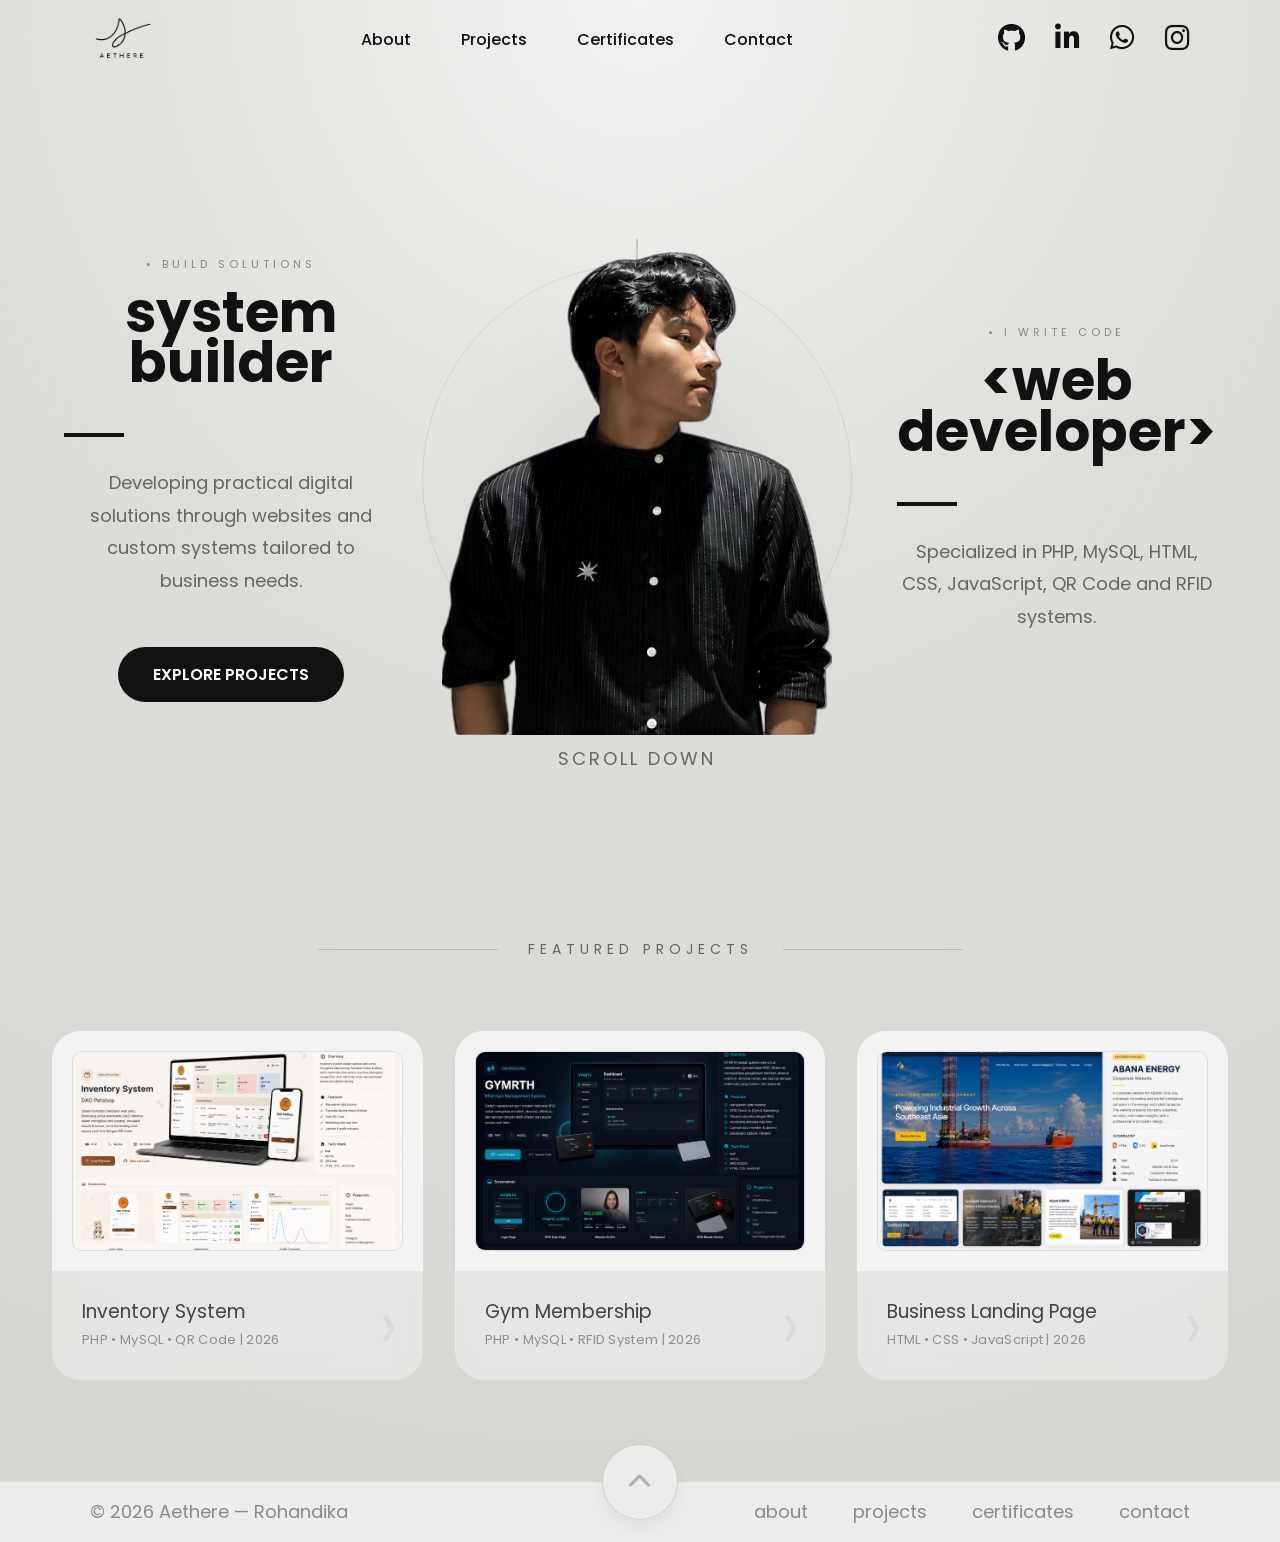
<file: index.html>
<!DOCTYPE html>
<html lang="en">

<head>
    <meta charset="UTF-8">
    <meta name="viewport" content="width=device-width, initial-scale=1.0">
    <title>Aethere | Rohandika</title>

    <link rel="stylesheet" href="assets/css/style.css">

    <link href="https://fonts.googleapis.com/css2?family=Poppins:wght@300;400;500;600;700;800&display=swap"
        rel="stylesheet">

        <link rel="stylesheet"
href="https://cdnjs.cloudflare.com/ajax/libs/font-awesome/6.7.2/css/all.min.css">
</head>

<body>

  <nav class="navbar">

    <a href="aethere.html" class="logo">
        <img src="assets/images/logo.png" alt="Aethere Logo">
    </a>

    <!-- HAMBURGER -->
    <div class="hamburger">

        <span></span>
        <span></span>
        <span></span>

    </div>

    <!-- MENU -->
 <ul class="nav-links">

    <li><a href="about.html">About</a></li>

    <li><a href="projects.html">Projects</a></li>

    <li><a href="certificates.html">Certificates</a></li>

    <li><a href="contact.html">Contact</a></li>

    <li class="mobile-social">

        <a href="https://github.com/aethereeth-code" target="_blank">
            <i class="fa-brands fa-github"></i>
        </a>

        <a href="https://www.linkedin.com/in/rohandika-121b37414" target="_blank">
            <i class="fa-brands fa-linkedin-in"></i>
        </a>

        <a href="https://wa.me/628985493923" target="_blank">
            <i class="fa-brands fa-whatsapp"></i>
        </a>

        <a href="https://www.instagram.com/aethereeth" target="_blank">
            <i class="fa-brands fa-instagram"></i>
        </a>

    </li>

</ul>

    <!-- SOCIAL -->
    <div class="social-links">

        <a href="https://github.com/aethereeth-code"
           target="_blank">

            <i class="fa-brands fa-github"></i>

        </a>

        <a href="https://www.linkedin.com/in/rohandika-121b37414"
           target="_blank">

            <i class="fa-brands fa-linkedin-in"></i>

        </a>

        <a href="https://wa.me/628985493923"
           target="_blank">

            <i class="fa-brands fa-whatsapp"></i>

        </a>

        <a href="https://www.instagram.com/aethereeth"
           target="_blank">

            <i class="fa-brands fa-instagram"></i>

        </a>

    </div>

</nav>

    <section class="hero reveal">

        <div class="hero-left">

            <span class="label">

                • BUILD SOLUTIONS

            </span>

<a href="system-builder.html" class="role-link">
    <h1>
        system <br>
        <span>builder</span>

    </h1>
</a>

            <div class="line"></div>

            <p>

                Developing practical digital solutions through websites and
                custom systems tailored to business needs.

            </p>

          <a href="projects.html" class="explore-btn">
    EXPLORE PROJECTS
</a>

        </div>


        <div class="hero-center">

            <div class="circle"></div>

            <div class="vertical-line"></div>

            <img src="assets/images/profile.png" alt="Rohandika">

            <p class="scroll">

                SCROLL DOWN

            </p>

        </div>


        <div class="hero-right">

            <span class="label">

                • I WRITE CODE

            </span>

<a href="web-developer.html" class="role-link">
    <h1>
        &lt;web <br>
        developer&gt;
    </h1>
</a>
            <div class="line"></div>

            <p>

                Specialized in PHP, MySQL, HTML, CSS, JavaScript,
                QR Code and RFID systems.

            </p>

        </div>

    </section>

<section class="projects-section">

    <div class="section-header">

        <div class="section-line"></div>

        <span>FEATURED PROJECTS</span>

        <div class="section-line"></div>

    </div>

    <div class="projects-grid">

        <!-- PROJECT 1 -->
        <a href="projects/inventory-system.html" class="project-card">

            <div class="project-image">
                <img src="assets/images/inventory-system.jpg" alt="Inventory System">
            </div>

            <div class="project-content">

                <h3>Inventory System</h3>

                <p class="tech">
                    PHP • MySQL • QR Code | 2026
                </p>

                <span class="project-arrow">›</span>

            </div>

        </a>

        <!-- PROJECT 2 -->
        <a href="projects/gym-membership.html" class="project-card">

            <div class="project-image">
                <img src="assets/images/gym-system.jpg" alt="Gym Membership">
            </div>

            <div class="project-content">

                <h3>Gym Membership</h3>

                <p class="tech">
                    PHP • MySQL • RFID System | 2026
                </p>

                <span class="project-arrow">›</span>

            </div>

        </a>

        <!-- PROJECT 3 -->
        <a href="projects/business-landing-page.html" class="project-card">

            <div class="project-image">
                <img src="assets/images/landingpage.jpg" alt="Business Landing Page">
            </div>

            <div class="project-content">

                <h3>Business Landing Page</h3>

                <p class="tech">
                    HTML • CSS • JavaScript | 2026
                </p>

                <span class="project-arrow">›</span>

            </div>

        </a>

    </div>

</section>

<div class="role-modal" id="roleModal">

    <div class="role-content">

        <span class="close-modal">&times;</span>

        <h2 id="roleTitle"></h2>

        <p id="roleDescription"></p>

    </div>

</div>  

<footer class="footer">
<a href="#" class="back-top" id="backTop">
    <i class="fa-solid fa-chevron-up"></i>
</a>

    <div class="footer-content">

        <p>© 2026 Aethere — Rohandika</p>

        <div class="footer-links">

            <a href="about.html">about</a>

            <a href="projects.html">projects</a>

            <a href="certificates.html">certificates</a>

            <a href="contact.html">contact</a>

        </div>

    </div>

</footer>

<script src="assets/js/main.js"></script>
</body>

</html>
</file>
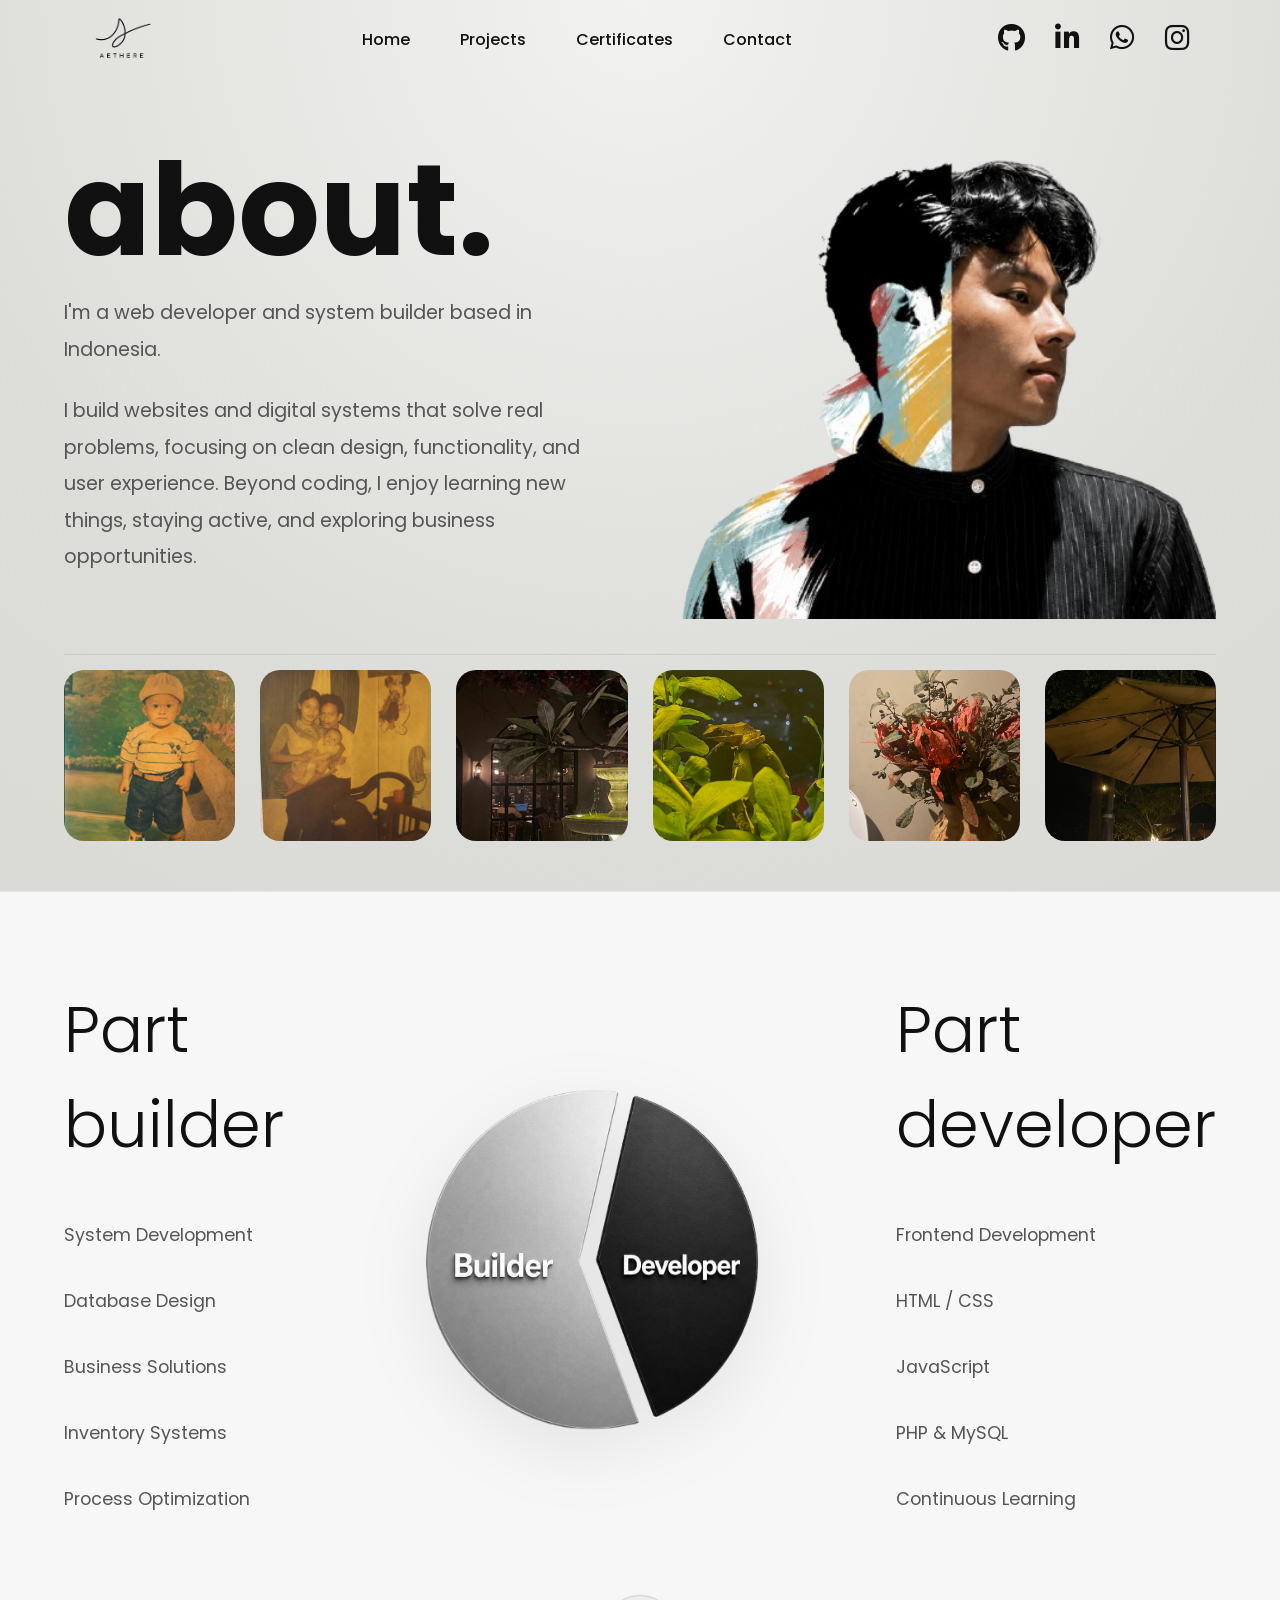
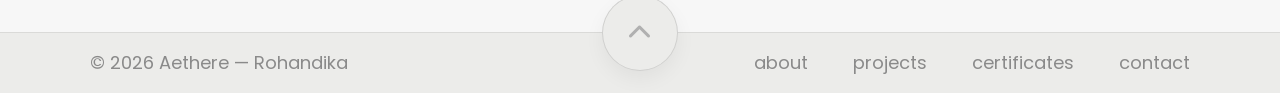
<file: about.html>
<!DOCTYPE html>
<html lang="en">

<head>
    <meta charset="UTF-8">
    <meta name="viewport" content="width=device-width, initial-scale=1.0">
    <title>Aethere | Rohandika</title>

    <link rel="stylesheet" href="assets/css/about.css">

    <link href="https://fonts.googleapis.com/css2?family=Poppins:wght@300;400;500;600;700;800&display=swap"
        rel="stylesheet">

        <link rel="stylesheet"
href="https://cdnjs.cloudflare.com/ajax/libs/font-awesome/6.7.2/css/all.min.css">
</head>

<body>

  <nav class="navbar">

    <a href="aethere.html" class="logo">
        <img src="assets/images/logo.png" alt="Aethere Logo">
    </a>

    <!-- HAMBURGER -->
    <div class="hamburger">

        <span></span>
        <span></span>
        <span></span>

    </div>

    <!-- MENU -->
 <ul class="nav-links">

    <li><a href="index.html">Home</a></li>

    <li><a href="projects.html">Projects</a></li>

    <li><a href="certificates.html">Certificates</a></li>

    <li><a href="contact.html">Contact</a></li>

    <li class="mobile-social">

        <a href="https://github.com/aethereeth-code" target="_blank">
            <i class="fa-brands fa-github"></i>
        </a>

        <a href="https://www.linkedin.com/in/rohandika-121b37414" target="_blank">
            <i class="fa-brands fa-linkedin-in"></i>
        </a>

        <a href="https://wa.me/628985493923" target="_blank">
            <i class="fa-brands fa-whatsapp"></i>
        </a>

        <a href="https://www.instagram.com/aethereeth" target="_blank">
            <i class="fa-brands fa-instagram"></i>
        </a>

    </li>

</ul>

    <!-- SOCIAL -->
    <div class="social-links">

        <a href="https://github.com/aethereeth-code"
           target="_blank">

            <i class="fa-brands fa-github"></i>

        </a>

        <a href="https://www.linkedin.com/in/rohandika-121b37414"
           target="_blank">

            <i class="fa-brands fa-linkedin-in"></i>

        </a>

        <a href="https://wa.me/628985493923"
           target="_blank">

            <i class="fa-brands fa-whatsapp"></i>

        </a>

        <a href="https://www.instagram.com/aethereeth"
           target="_blank">

            <i class="fa-brands fa-instagram"></i>

        </a>

    </div>

</nav>

<section class="about-section">

    <div class="about-grid">

        <div class="about-text">

            <h1>about.</h1>

         <p class="intro">
    I'm a web developer and system builder based in Indonesia.
</p>

<p>
    I build websites and digital systems that solve real problems,
    focusing on clean design, functionality, and user experience.
    Beyond coding, I enjoy learning new things, staying active,
    and exploring business opportunities.
</p>

        </div>

        <div class="about-image">

            <img src="assets/images/profile2.png" alt="Rohandika">

        </div>

    </div>

    <div class="memory-gallery">

        <img src="assets/images/childhood.jpg" alt="">
        <img src="assets/images/school.jpg" alt="">
        <img src="assets/images/current.jpg" alt="">
        <img src="assets/images/work.jpg" alt="">
        <img src="assets/images/gym.jpg" alt="">
        <img src="assets/images/family.jpg" alt="">

    </div>

</section>

<!--Grafik-->
<section class="expertise-section">

    <div class="expertise-grid">

        <div class="expertise-left">

            <h2>Part builder</h2>

            <ul>
                <li>System Development</li>
                <li>Database Design</li>
                <li>Business Solutions</li>
                <li>Inventory Systems</li>
                <li>Process Optimization</li>
            </ul>

        </div>

        <div class="expertise-center">

            <img src="assets/images/builder-developer.png"
                 alt="Builder vs Developer">

        </div>

        <div class="expertise-right">

            <h2>Part developer</h2>

            <ul>
                <li>Frontend Development</li>
                <li>HTML / CSS</li>
                <li>JavaScript</li>
                <li>PHP & MySQL</li>
                <li>Continuous Learning</li>
            </ul>

        </div>

    </div>

</section>

<footer class="footer">
<a href="#" class="back-top" id="backTop">
    <i class="fa-solid fa-chevron-up"></i>
</a>

    <div class="footer-content">

        <p>© 2026 Aethere — Rohandika</p>

        <div class="footer-links">

            <a href="about.html">about</a>

            <a href="projects.html">projects</a>

            <a href="certificates.html">certificates</a>

            <a href="contact.html">contact</a>

        </div>

    </div>

</footer>

<script src="assets/js/main.js"></script>
</body>

</html>
</file>
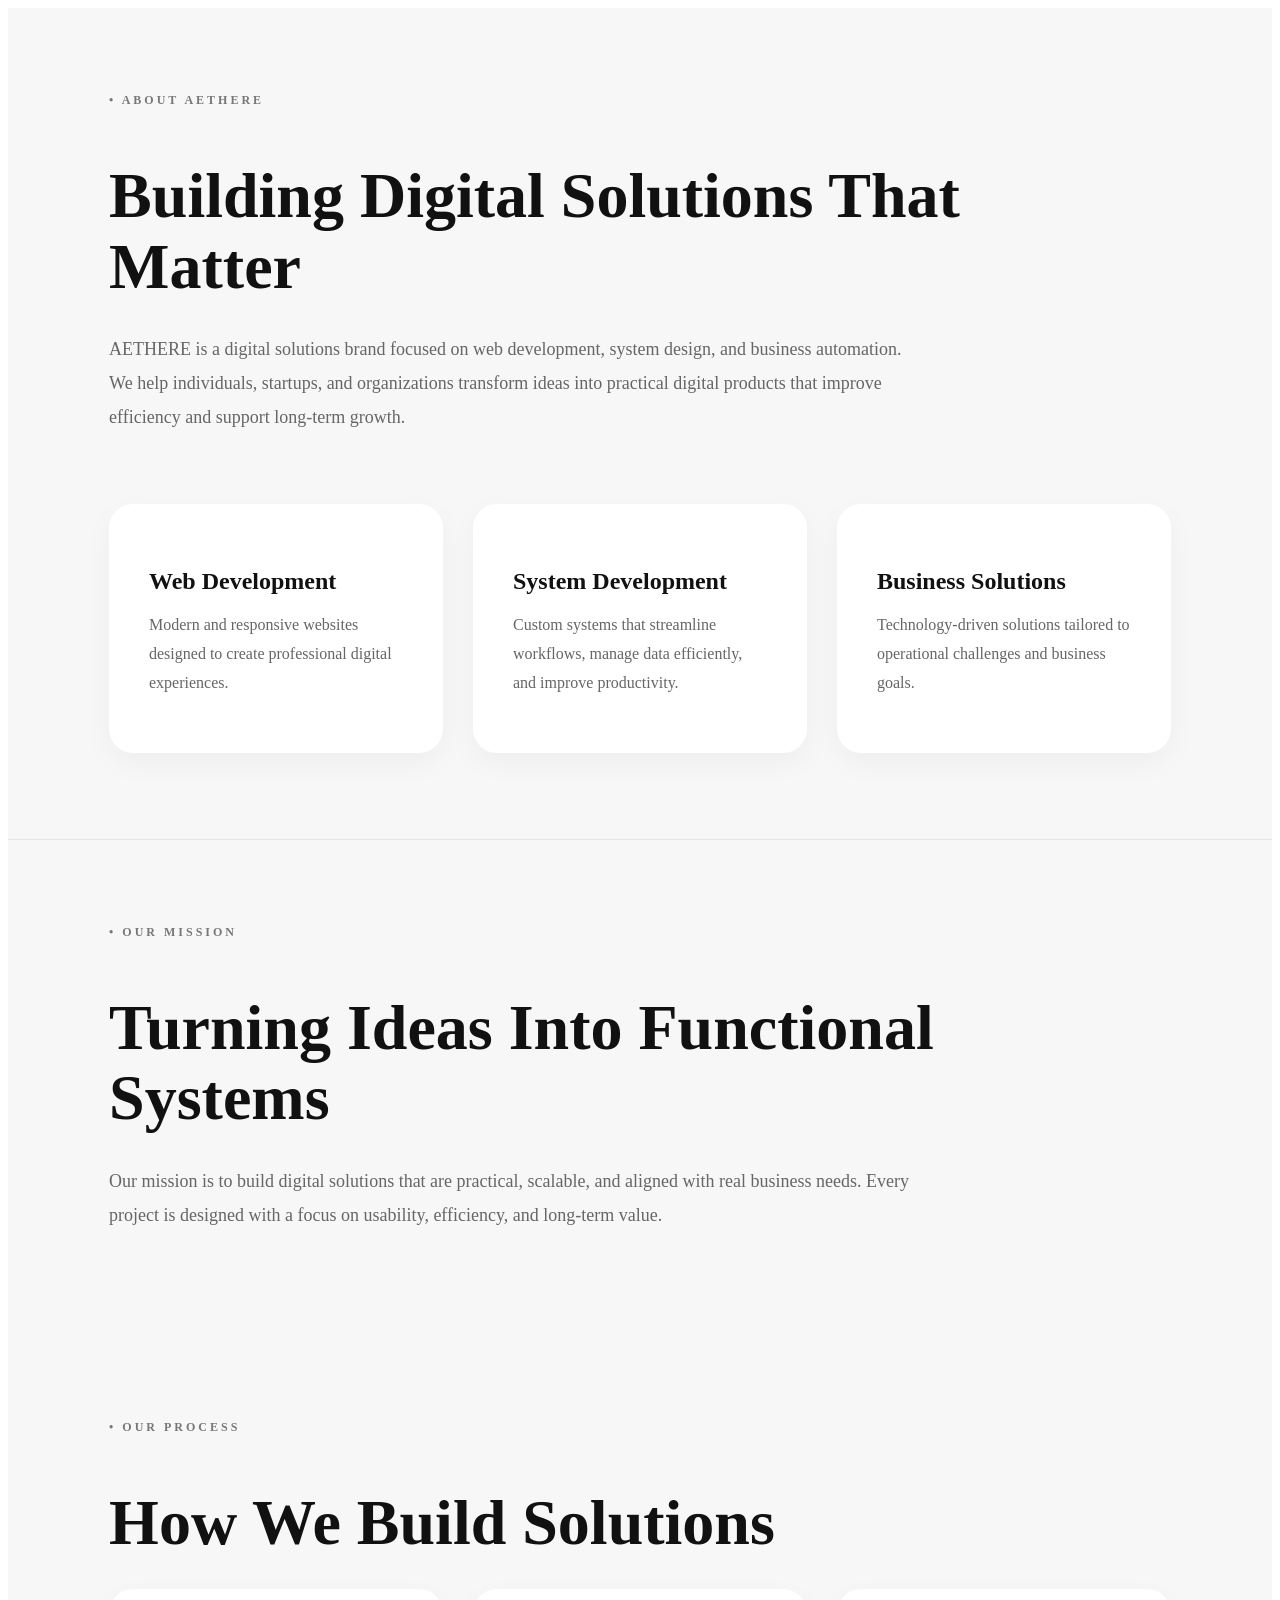
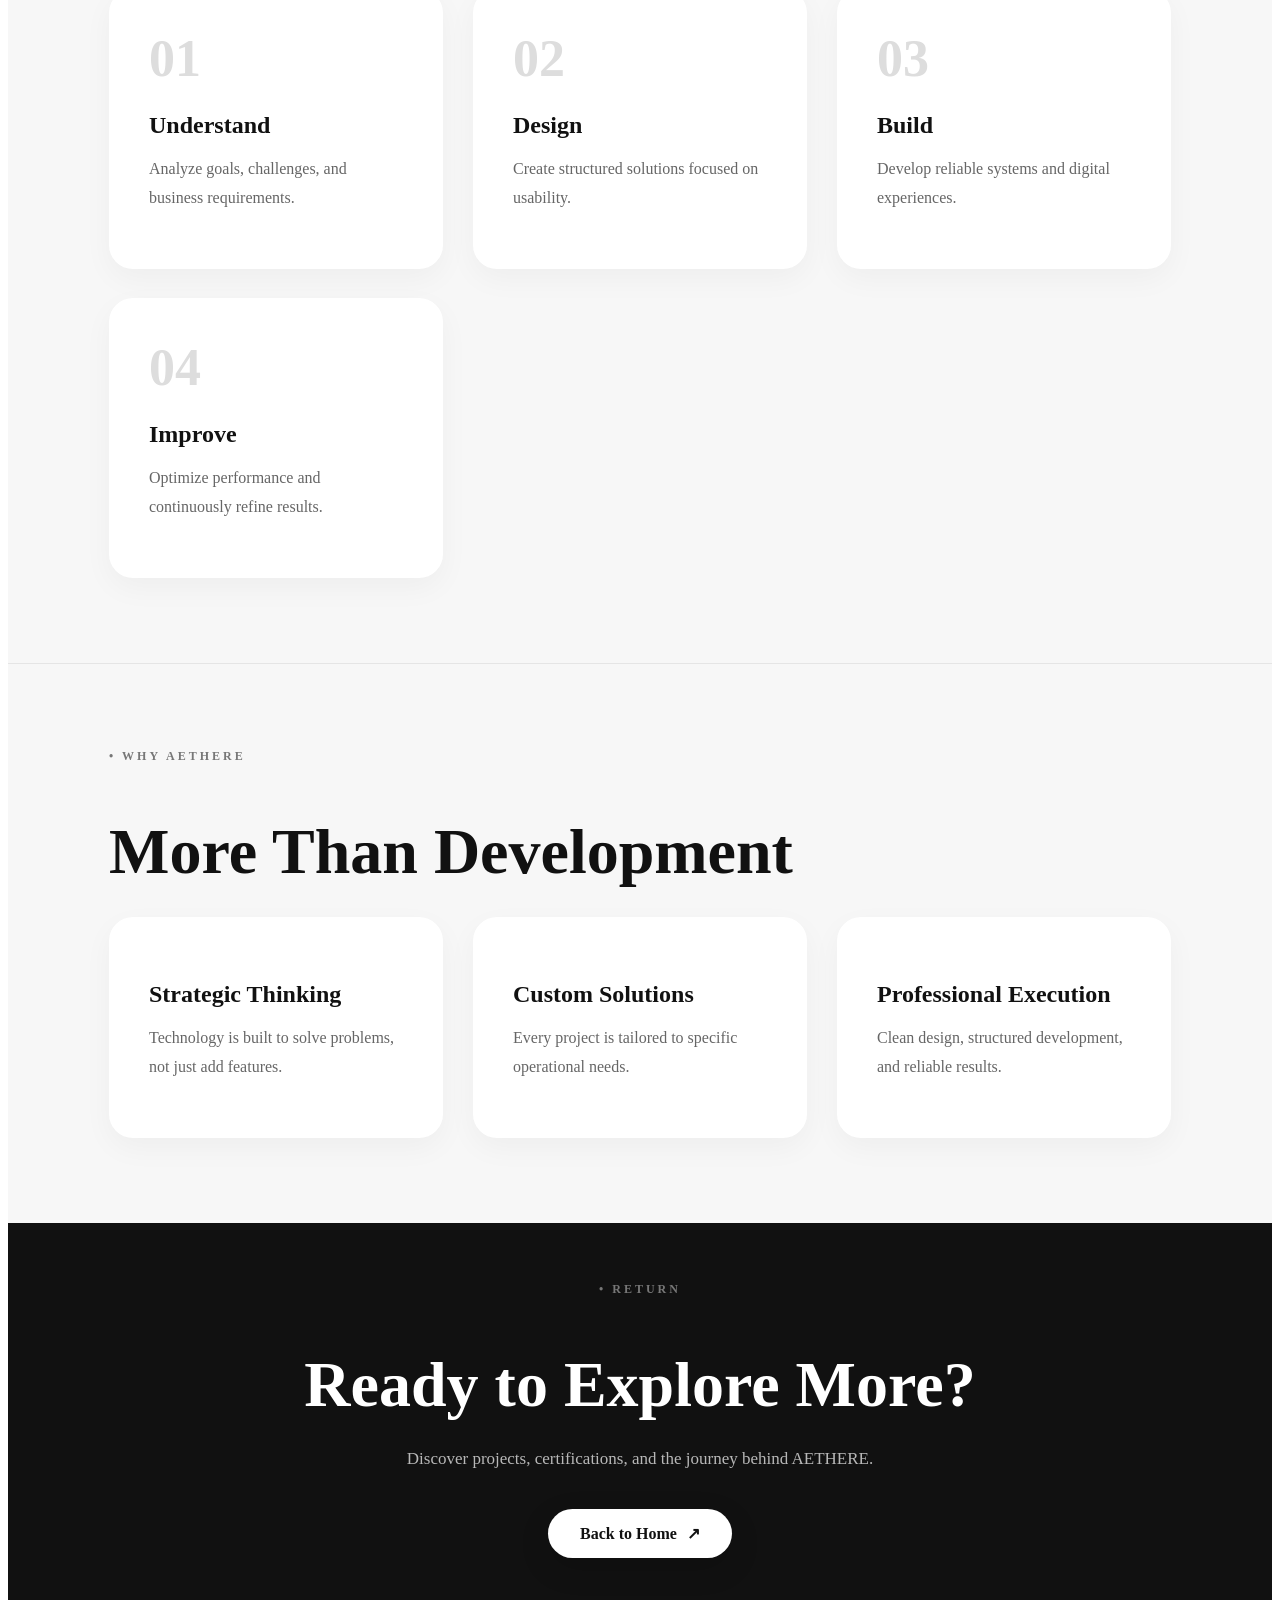
<file: aethere.html>
<!DOCTYPE html>
<html lang="en">

<head>
    <meta charset="UTF-8">
    <meta name="viewport" content="width=device-width, initial-scale=1.0">
    <title>aethere | AETHERE</title>

    <style>
/* =========================
   AETHERE BRAND SECTION
========================= */

.about-aethere,
.mission,
.process,
.why-aethere{
    padding:85px 8%;
    background:#f7f7f7;

    position:relative;
    overflow:hidden;
}

.container{
    max-width:1400px;
    margin:auto;
}

.section-tag{
    display:block;
    font-size:12px;
    font-weight:600;
    letter-spacing:3px;
    color:#777;
    margin-bottom:20px;
    text-transform:uppercase;
}

.about-aethere h2,
.mission h2,
.process h2,
.why-aethere h2{
    font-size:clamp(42px,5vw,72px);
    line-height:1.1;
    font-weight:700;
    margin-bottom:30px;
    color:#111;
    max-width:900px;
}

.intro{
    max-width:800px;
    font-size:18px;
    line-height:1.9;
    color:#666;
    margin-bottom:70px;
}

.mission p{
    max-width:850px;
    font-size:18px;
    line-height:1.9;
    color:#666;
}

.aethere-grid,
.process-grid{
    display:grid;
    grid-template-columns:repeat(auto-fit,minmax(280px,1fr));
    gap:30px;
}

.aethere-card,
.process-step{
    background:#fff;
    padding:40px;
    border-radius:24px;

    box-shadow:
        0 10px 30px rgba(0,0,0,.04);

    transition:
        transform .5s cubic-bezier(.22,1,.36,1),
        box-shadow .5s ease;

    will-change:transform;
}

.aethere-card:hover,
.process-step:hover{
    transform:
        translateY(-10px)
        scale(1.02);

    box-shadow:
        0 25px 60px rgba(0,0,0,.10);
}

.aethere-card h3,
.process-step h3{
    font-size:24px;
    margin-bottom:15px;
    color:#111;
}

.aethere-card p,
.process-step p{
    color:#666;
    line-height:1.8;
}

.process-step span{
    display:block;
    font-size:52px;
    font-weight:700;
    color:#ddd;
    margin-bottom:20px;
}

/* =========================
   PREMIUM DIVIDER
========================= */

.mission,
.why-aethere{
    border-top:1px solid #e5e5e5;
}
/* =========================
   BACK TO HOME
========================= */

.back-home{
    padding:60px 8% 70px;

    background:#111;

    color:#fff;

    text-align:center;

    margin-top:-1px;
}

.back-home h2{
    font-size:clamp(42px,5vw,72px);

    line-height:1.1;

    margin-bottom:25px;
}

.back-home p{
    max-width:550px;

    margin:0 auto 35px;

    color:rgba(255,255,255,.7);

    line-height:1.7;

    font-size:17px;
}

.home-btn{
    display:inline-flex;

    align-items:center;

    gap:10px;

    padding:15px 32px;

    border-radius:999px;

    background:#fff;

    color:#111;

    text-decoration:none;

    font-weight:600;

    transition:
        transform .4s ease,
        box-shadow .4s ease;

    box-shadow:
        0 10px 30px rgba(0,0,0,.15);
}

.home-btn:hover{
    transform:
        translateY(-6px);

    box-shadow:
        0 20px 50px rgba(0,0,0,.2);
}

.home-btn span{
    transition:transform .4s ease;
}

.home-btn:hover span{
    transform:
        translateX(4px)
        translateY(-4px);
}
/* =========================
   RESPONSIVE
========================= */

@media (max-width:768px){

    /* SECTION SPACING */
    .about-aethere,
    .mission,
    .process,
    .why-aethere{
        padding:60px 7%;
    }

    /* TITLE */
    .about-aethere h2,
    .mission h2,
    .process h2,
    .why-aethere h2{
        font-size:34px;
        line-height:1.2;
        margin-bottom:20px;
    }

    /* TAG */
    .section-tag{
        font-size:11px;
        letter-spacing:2px;
        margin-bottom:15px;
    }

    /* INTRO & PARAGRAPH */
    .intro,
    .mission p{
        font-size:15px;
        line-height:1.8;
        margin-bottom:40px;
    }

    /* CARD GRID */
    .aethere-grid,
    .process-grid{
        grid-template-columns:1fr;
        gap:20px;
    }

    /* CARD */
    .aethere-card,
    .process-step{
        padding:30px 25px;
        border-radius:20px;
    }

    .aethere-card h3,
    .process-step h3{
        font-size:20px;
        margin-bottom:12px;
    }

    .aethere-card p,
    .process-step p{
        font-size:14px;
        line-height:1.8;
    }

    /* PROCESS NUMBER */
    .process-step span{
        font-size:42px;
        margin-bottom:15px;
    }

    /* BACK HOME */
    .back-home{
        padding:55px 7%;
            display:flex;
    flex-direction:column;
    align-items:center;
    }

    .back-home h2{
        font-size:32px;
        line-height:1.2;
        margin-bottom:15px;
    }

    .back-home p{
        font-size:14px;
        line-height:1.8;
        margin-bottom:25px;
    }

  .home-btn{
    width:auto;

    display:inline-flex;

    justify-content:center;
    align-items:center;

    padding:14px 28px;

    font-size:15px;

    margin:0 auto;
}

}

.reveal-title,
.aethere-card,
.process-step{

    opacity:0;

    transform:
        translateY(40px);

    transition:
        opacity .9s ease,
        transform .9s cubic-bezier(.22,1,.36,1);
}

.reveal-title.show,
.aethere-card.show,
.process-step.show{

    opacity:1;

    transform:
        translateY(0);
}
</style>

</head>

<body>
<section class="about-aethere">

    <div class="container">

        <span class="section-tag">
            • ABOUT AETHERE
        </span>
<h2 class="reveal-title">
            Building Digital Solutions
            That Matter
        </h2>

        <p class="intro">
            AETHERE is a digital solutions brand focused on web
            development, system design, and business automation.
            We help individuals, startups, and organizations
            transform ideas into practical digital products that
            improve efficiency and support long-term growth.
        </p>

        <div class="aethere-grid">

            <div class="aethere-card">
                <h3>Web Development</h3>
                <p>
                    Modern and responsive websites designed to
                    create professional digital experiences.
                </p>
            </div>

            <div class="aethere-card">
                <h3>System Development</h3>
                <p>
                    Custom systems that streamline workflows,
                    manage data efficiently, and improve
                    productivity.
                </p>
            </div>

            <div class="aethere-card">
                <h3>Business Solutions</h3>
                <p>
                    Technology-driven solutions tailored to
                    operational challenges and business goals.
                </p>
            </div>

        </div>

    </div>

</section>


<section class="mission">

    <div class="container">

        <span class="section-tag">
            • OUR MISSION
        </span>

      <h2 class="reveal-title">
            Turning Ideas Into
            Functional Systems
        </h2>

        <p>
            Our mission is to build digital solutions that are
            practical, scalable, and aligned with real business
            needs. Every project is designed with a focus on
            usability, efficiency, and long-term value.
        </p>

    </div>

</section>


<section class="process">

    <div class="container">

        <span class="section-tag">
            • OUR PROCESS
        </span>

    <h2 class="reveal-title">
            How We Build Solutions
        </h2>

        <div class="process-grid">

            <div class="process-step">
                <span>01</span>
                <h3>Understand</h3>
                <p>
                    Analyze goals, challenges,
                    and business requirements.
                </p>
            </div>

            <div class="process-step">
                <span>02</span>
                <h3>Design</h3>
                <p>
                    Create structured solutions
                    focused on usability.
                </p>
            </div>

            <div class="process-step">
                <span>03</span>
                <h3>Build</h3>
                <p>
                    Develop reliable systems and
                    digital experiences.
                </p>
            </div>

            <div class="process-step">
                <span>04</span>
                <h3>Improve</h3>
                <p>
                    Optimize performance and
                    continuously refine results.
                </p>
            </div>

        </div>

    </div>

</section>


<section class="why-aethere">

    <div class="container">

        <span class="section-tag">
            • WHY AETHERE
        </span>

        <h2 class="reveal-title">
            More Than Development
        </h2>

        <div class="aethere-grid">

            <div class="aethere-card">
                <h3>Strategic Thinking</h3>
                <p>
                    Technology is built to solve
                    problems, not just add features.
                </p>
            </div>

            <div class="aethere-card">
                <h3>Custom Solutions</h3>
                <p>
                    Every project is tailored to
                    specific operational needs.
                </p>
            </div>

            <div class="aethere-card">
                <h3>Professional Execution</h3>
                <p>
                    Clean design, structured
                    development, and reliable results.
                </p>
            </div>

        </div>

    </div>

</section>
<section class="back-home">

    <div class="container">

        <span class="section-tag">
            • RETURN
        </span>

        <h2>
            Ready to Explore More?
        </h2>

        <p>
            Discover projects, certifications, and the journey behind AETHERE.
        </p>

        <a href="index.html" class="home-btn">
            Back to Home
            <span>↗</span>
        </a>

    </div>

</section>
<script>
const observer = new IntersectionObserver((entries)=>{

    entries.forEach(entry=>{

        if(entry.isIntersecting){

            entry.target.classList.add('show');

        }

    });

},{
    threshold:.15
});

document.querySelectorAll(
    '.aethere-card, .process-step, .reveal-title'
).forEach(el=>{

    observer.observe(el);
});


</script>   
</body>
</html>
</file>
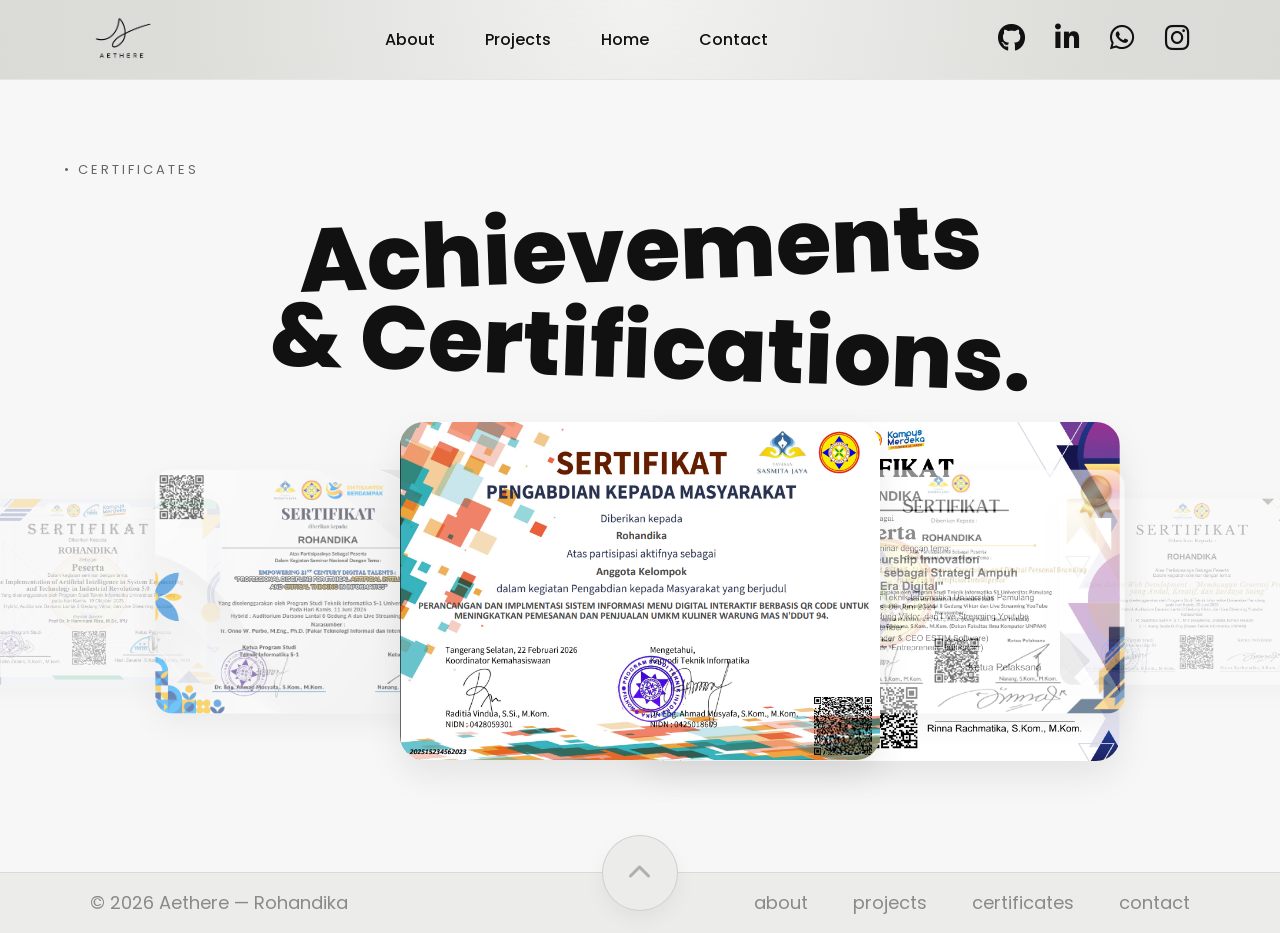
<file: certificates.html>
<!DOCTYPE html>
<html lang="en">

<head>
    <meta charset="UTF-8">
    <meta name="viewport" content="width=device-width, initial-scale=1.0">
    <title>Aethere | Rohandika</title>

    <link rel="stylesheet" href="assets/css/certificates.css">

    <link href="https://fonts.googleapis.com/css2?family=Poppins:wght@300;400;500;600;700;800&display=swap"
        rel="stylesheet">

        <link rel="stylesheet"
href="https://cdnjs.cloudflare.com/ajax/libs/font-awesome/6.7.2/css/all.min.css">
</head>

<body>

  <nav class="navbar">

    <a href="aethere.html" class="logo">
        <img src="assets/images/logo.png" alt="Aethere Logo">
    </a>

    <!-- HAMBURGER -->
    <div class="hamburger">

        <span></span>
        <span></span>
        <span></span>

    </div>

    <!-- MENU -->
 <ul class="nav-links">

    <li><a href="about.html">About</a></li>

    <li><a href="projects.html">Projects</a></li>

    <li><a href="index.html">Home</a></li>

    <li><a href="contact.html">Contact</a></li>

    <li class="mobile-social">

        <a href="https://github.com/aethereeth-code" target="_blank">
            <i class="fa-brands fa-github"></i>
        </a>

        <a href="https://www.linkedin.com/in/rohandika-121b37414" target="_blank">
            <i class="fa-brands fa-linkedin-in"></i>
        </a>

        <a href="https://wa.me/628985493923" target="_blank">
            <i class="fa-brands fa-whatsapp"></i>
        </a>

        <a href="https://www.instagram.com/aethereeth" target="_blank">
            <i class="fa-brands fa-instagram"></i>
        </a>

    </li>

</ul>

    <!-- SOCIAL -->
    <div class="social-links">

        <a href="https://github.com/aethereeth-code"
           target="_blank">

            <i class="fa-brands fa-github"></i>

        </a>

        <a href="https://www.linkedin.com/in/rohandika-121b37414"
           target="_blank">

            <i class="fa-brands fa-linkedin-in"></i>

        </a>

        <a href="https://wa.me/628985493923"
           target="_blank">

            <i class="fa-brands fa-whatsapp"></i>

        </a>

        <a href="https://www.instagram.com/aethereeth"
           target="_blank">

            <i class="fa-brands fa-instagram"></i>

        </a>

    </div>

</nav>


<section class="certificates-section">

    <div class="container">

        <span class="section-tag">• CERTIFICATES</span>

   <h1 class="cert-title">

    <span class="title-top">
        Achievements
    </span>

    <span class="title-bottom">
        & Certifications.
    </span>

</h1>

        <div class="cert-slider">

            <div class="cert-track">
    <div class="cert-row">
                <div class="cert-card">
                    <img src="assets/images/cert1.jpg" alt="">
                </div>

                <div class="cert-card">
                    <img src="assets/images/cert2.jpg" alt="">
                </div>

                <div class="cert-card">
                    <img src="assets/images/cert3.jpg" alt="">
                </div>

                <div class="cert-card">
                    <img src="assets/images/cert4.jpg" alt="">
                </div>

                <div class="cert-card">
                    <img src="assets/images/cert5.jpg" alt="">
                </div>

                  <div class="cert-card">
                    <img src="assets/images/cert6.jpg" alt="">
                </div>
</div>
            </div>

    

        </div>

    </div>

</section>

<!--FOOTER-->
<footer class="footer">
<a href="#" class="back-top" id="backTop">
    <i class="fa-solid fa-chevron-up"></i>
</a>

    <div class="footer-content">

        <p>© 2026 Aethere — Rohandika</p>

        <div class="footer-links">

            <a href="about.html">about</a>

            <a href="projects.html">projects</a>

            <a href="certificates.html">certificates</a>

            <a href="contact.html">contact</a>

        </div>

    </div>

</footer>

<script src="assets/js/main.js"></script>
</body>

</html>
</file>
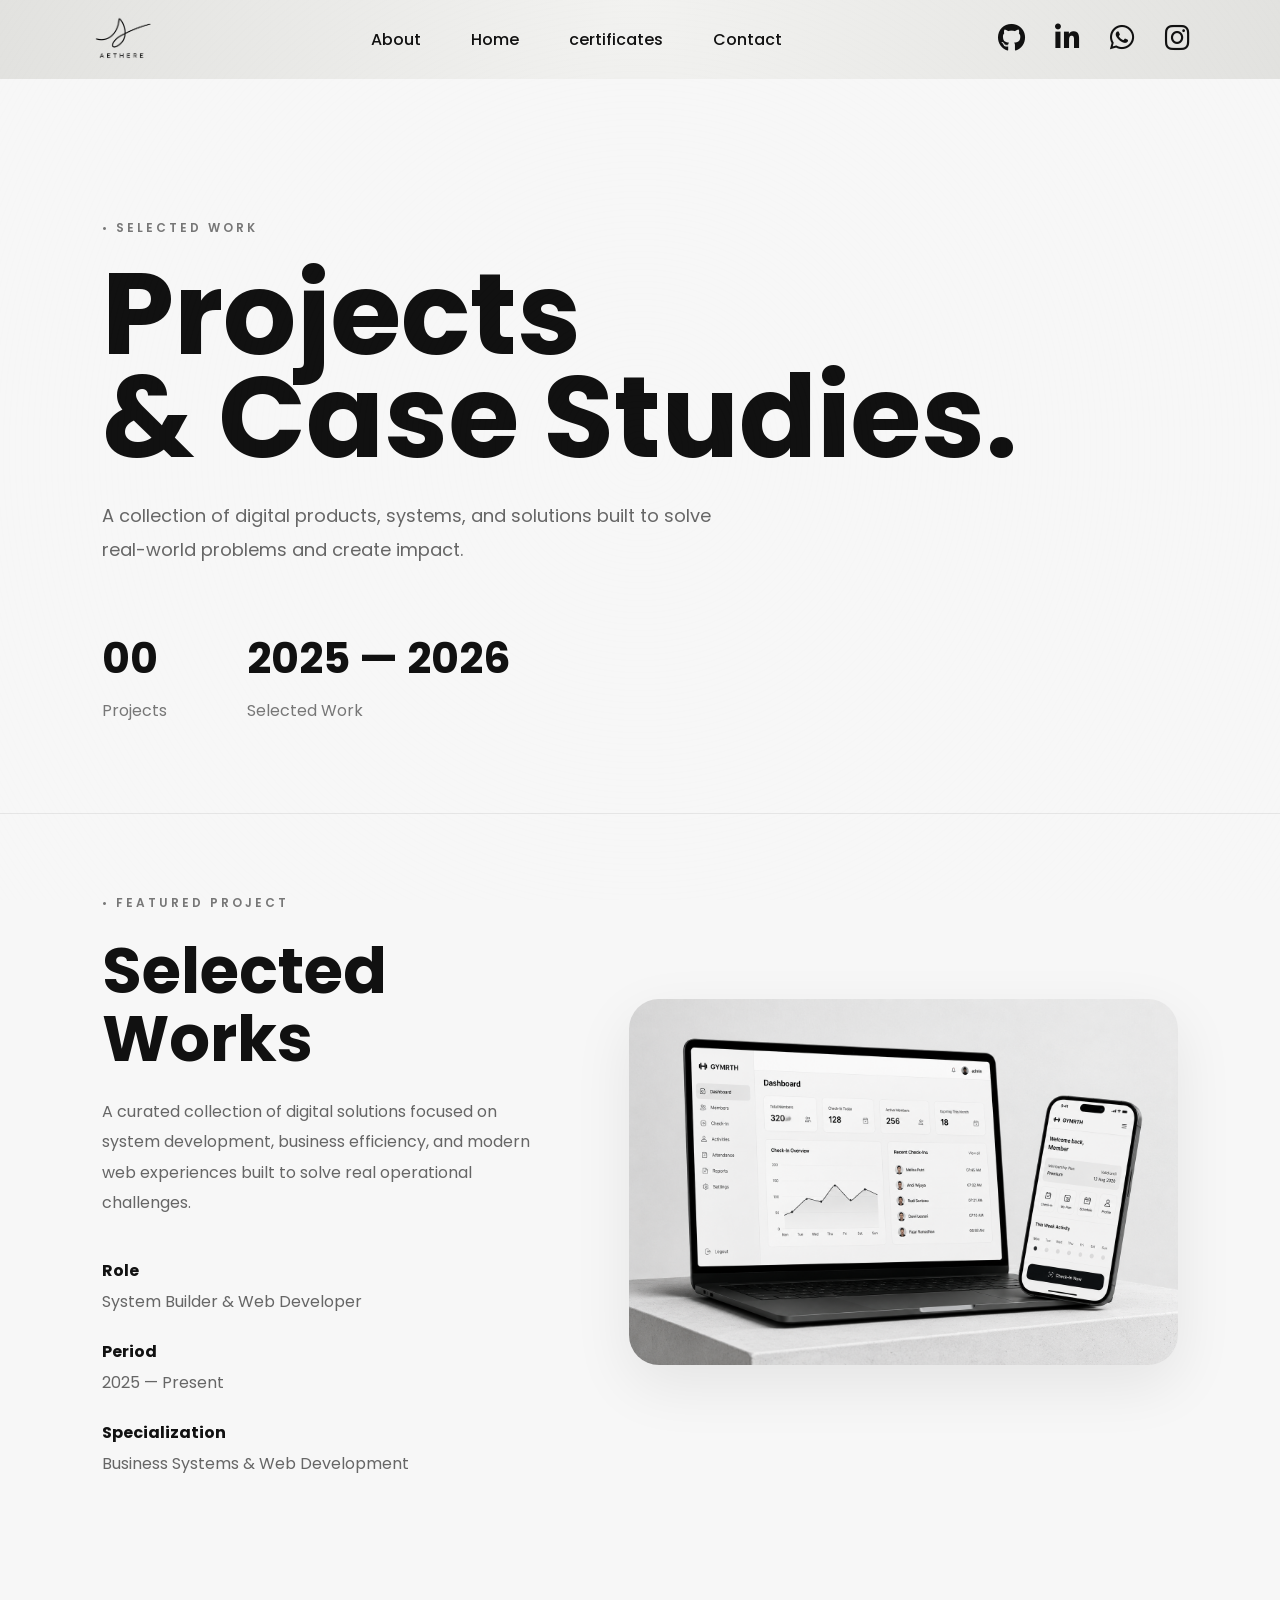
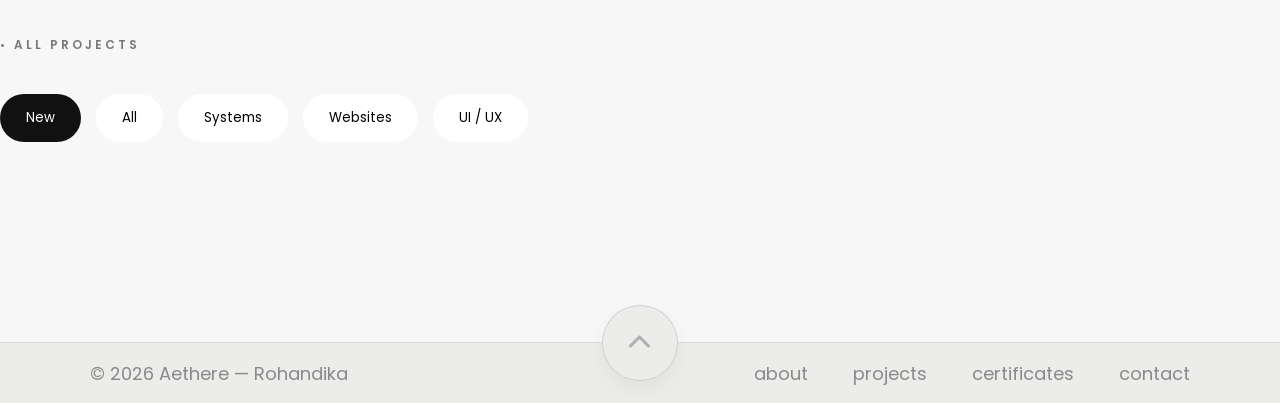
<file: projects.html>
<!DOCTYPE html>
<html lang="en">

<head>
    <meta charset="UTF-8">
    <meta name="viewport" content="width=device-width, initial-scale=1.0">
    <title>Aethere | Rohandika</title>

    <link rel="stylesheet" href="assets/css/project.css">

    <link href="https://fonts.googleapis.com/css2?family=Poppins:wght@300;400;500;600;700;800&display=swap"
        rel="stylesheet">

        <link rel="stylesheet"
href="https://cdnjs.cloudflare.com/ajax/libs/font-awesome/6.7.2/css/all.min.css">
</head>

<body>

  <nav class="navbar">

    <a href="aethere.html" class="logo">
        <img src="assets/images/logo.png" alt="Aethere Logo">
    </a>

    <!-- HAMBURGER -->
    <div class="hamburger">

        <span></span>
        <span></span>
        <span></span>

    </div>

    <!-- MENU -->
 <ul class="nav-links">

    <li><a href="about.html">About</a></li>
    
    <li><a href="index.html">Home</a></li>

    <li><a href="certificates.html">certificates</a></li>

    <li><a href="contact.html">Contact</a></li>

    <li class="mobile-social">

        <a href="https://github.com/aethereeth-code" target="_blank">
            <i class="fa-brands fa-github"></i>
        </a>

        <a href="https://www.linkedin.com/in/rohandika-121b37414" target="_blank">
            <i class="fa-brands fa-linkedin-in"></i>
        </a>

        <a href="https://wa.me/628985493923" target="_blank">
            <i class="fa-brands fa-whatsapp"></i>
        </a>

        <a href="https://www.instagram.com/aethereeth" target="_blank">
            <i class="fa-brands fa-instagram"></i>
        </a>

    </li>

</ul>

    <!-- SOCIAL -->
    <div class="social-links">

        <a href="https://github.com/aethereeth-code"
           target="_blank">

            <i class="fa-brands fa-github"></i>

        </a>

        <a href="https://www.linkedin.com/in/rohandika-121b37414"
           target="_blank">

            <i class="fa-brands fa-linkedin-in"></i>

        </a>

        <a href="https://wa.me/628985493923"
           target="_blank">

            <i class="fa-brands fa-whatsapp"></i>

        </a>

        <a href="https://www.instagram.com/aethereeth"
           target="_blank">

            <i class="fa-brands fa-instagram"></i>

        </a>

    </div>

</nav>

<!-- HERO -->
<section class="projects-hero">

    <div class="container">

        <span class="section-tag">
            • SELECTED WORK
        </span>

        <h1>
            Projects<br>
            & Case Studies.
        </h1>

        <p>
            A collection of digital products, systems,
            and solutions built to solve real-world
            problems and create impact.
        </p>

    <div class="hero-stats">

    <div>
        <h3 id="projectCount">00</h3>
        <span>Projects</span>
    </div>

    <div>
        <h3>2025 — 2026</h3>
        <span>Selected Work</span>
    </div>

</div>

        </div>

    </div>

</section>


<!-- FEATURED PROJECT -->
<section class="featured-project">

    <div class="container featured-grid">

        <div class="featured-content">

            <span class="section-tag">
                • FEATURED PROJECT
            </span>

            <h2>
                Selected
                Works
            </h2>

            <p>
                A curated collection of digital solutions
                focused on system development, business
                efficiency, and modern web experiences
                built to solve real operational challenges.
            </p>

            <div class="project-meta">

                <div>
                    <strong>Role</strong>
                    <span>System Builder & Web Developer</span>
                </div>

                <div>
                    <strong>Period</strong>
                    <span>2025 — Present</span>
                </div>

                <div>
                    <strong>Specialization</strong>
                    <span>Business Systems & Web Development</span>
                </div>

            </div>

        </div>

        <div class="featured-image">

            <img src="assets/images/project1.jpg"
                 alt="AETHERE Selected Works">

        </div>

    </div>

</section>
<!--PROJECT-->
<!-- PROJECTS GRID -->
<section class="projects-grid-section">

    <div class="container">

        <span class="section-tag">
            • ALL PROJECTS
        </span>

        <!-- FILTER -->
       <div class="project-filters">

   <button class="filter-btn active"
        data-filter="new">
    New
</button>

<button class="filter-btn"
        data-filter="all">
    All
</button>

<button class="filter-btn"
        data-filter="system">
    Systems
</button>

<button class="filter-btn"
        data-filter="website">
    Websites
</button>

<button class="filter-btn"
        data-filter="uiux">
    UI / UX
</button>

</div>

        <div class="projects-grid">

            <!-- DAD PETSHOP -->
       <a href="projects/inventory-system.html"
   class="project-card"
   data-category="system"
   data-date="2026-06-10">  

                <div class="project-image">

                    <img src="assets/images/inventory-system.jpg"
                         alt="Inventory System">

                </div>

                <div class="project-content">

                    <div>

                        <h3>Inventory System</h3>

                        <p>
                            PHP • MySQL • QR Code | 2026
                        </p>

                    </div>

                    <div class="project-arrow">

                        <i class="fa-solid fa-chevron-right"></i>

                    </div>

                </div>

            </a>


            <!-- GYM -->
            <a href="gymrth.html"
               class="project-card"
                 data-category="system"
                  data-date="2026-06-10"> >
                 

                <div class="project-image">

                    <img src="assets/images/gym-system.jpg"
                         alt="Gym Membership">

                </div>

                <div class="project-content">

                    <div>

                        <h3>Gym Membership</h3>

                        <p>
                            PHP • MySQL • RFID System | 2026
                        </p>

                    </div>

                    <div class="project-arrow">

                        <i class="fa-solid fa-chevron-right"></i>

                    </div>

                </div>

            </a>


            <!-- QR -->
            <a href="qr-attendance.html"
               class="project-card"
               data-category="website"
                data-date="2026-06-10"> >

                <div class="project-image">

                    <img src="assets/images/project3.jpg"
                         alt="QR Attendance">

                </div>

                <div class="project-content">

                    <div>

                        <h3>Abanawest Company Profile</h3>

                        <p>
                             HTML • CSS • JavaScript | 2026
                        </p>

                    </div>

                    <div class="project-arrow">

                        <i class="fa-solid fa-chevron-right"></i>

                    </div>

                </div>

            </a>


            <!-- COMPANY -->
            <a href="company-profile.html"
               class="project-card"
               data-category="website"
                data-date="2026-06-10"> >

                <div class="project-image">

                    <img src="assets/images/landingpage.jpg"
                         alt="Business Landing Page">

                </div>

                <div class="project-content">

                    <div>

                        <h3>Business Landing Page</h3>

                        <p>
                            HTML • CSS • JavaScript | 2026
                        </p>

                    </div>

                    <div class="project-arrow">

                        <i class="fa-solid fa-chevron-right"></i>

                    </div>

                </div>

            </a>


            <!-- PLACEHOLDER -->
            <div class="project-card placeholder"></div>
            <div class="project-card placeholder"></div>
            <div class="project-card placeholder"></div>
            <div class="project-card placeholder"></div>
            <div class="project-card placeholder"></div>

            <div class="project-card placeholder hidden-project"></div>
            <div class="project-card placeholder hidden-project"></div>
            <div class="project-card placeholder hidden-project"></div>
            <div class="project-card placeholder hidden-project"></div>
            <div class="project-card placeholder hidden-project"></div>

            <div class="project-card placeholder hidden-project"></div>

        </div>

        <div class="load-more-wrapper">

            <button id="loadMore"
                    class="load-more-btn">

                Load More

            </button>

        </div>

    </div>

</section>

<!--FOOTER-->
<footer class="footer">
<a href="#" class="back-top" id="backTop">
    <i class="fa-solid fa-chevron-up"></i>
</a>

    <div class="footer-content">

        <p>© 2026 Aethere — Rohandika</p>

        <div class="footer-links">

            <a href="about.html">about</a>

            <a href="projects.html">projects</a>

            <a href="certificates.html">certificates</a>

            <a href="contact.html">contact</a>

        </div>

    </div>

</footer>
<script>
document.addEventListener("DOMContentLoaded", () => {

    const filterBtns =
        document.querySelectorAll(".filter-btn");

    const cards =
        document.querySelectorAll(".project-card");

    const loadMore =
        document.getElementById("loadMore");

    const today = new Date();

    filterBtns.forEach(btn => {

        btn.addEventListener("click", () => {

            filterBtns.forEach(b =>
                b.classList.remove("active")
            );

            btn.classList.add("active");

            const filter =
                btn.dataset.filter;

            cards.forEach(card => {

                if(card.classList.contains("placeholder")){

                    card.style.display =
                        filter === "all"
                        ? ""
                        : "none";

                    return;
                }

                const category =
                    card.dataset.category;

                const projectDate =
                    new Date(card.dataset.date);

                const monthsDiff =
                    (today.getFullYear() - projectDate.getFullYear()) * 12 +
                    (today.getMonth() - projectDate.getMonth());

                const isNew =
                    monthsDiff < 3;

                let show = false;

                if(filter === "all"){

                    show = true;

                }else if(filter === "new"){

                    show = isNew;

                }else{

                    show = category === filter;

                }

                card.style.display =
                    show ? "" : "none";

            });

            if(loadMore){

                loadMore.style.display =
                    filter === "all"
                    ? "inline-flex"
                    : "none";

            }

        });

    });

    /* Default buka NEW */
    document.querySelector(
        '.filter-btn[data-filter="new"]'
    ).click();

});

/* LOAD MORE */
if (loadMore) {

    loadMore.addEventListener("click", () => {

        const hiddenProjects =
            document.querySelectorAll(
                ".hidden-project"
            );

        let shown = 0;

        hiddenProjects.forEach(project => {

            if (
                project.classList.contains("hidden-project")
                && shown < 3
            ) {

                project.classList.remove(
                    "hidden-project"
                );

                project.style.display = "";

                shown++;

            }

        });

        if (
            document.querySelectorAll(
                ".hidden-project"
            ).length === 0
        ) {

            loadMore.style.display = "none";

        }

    });

}
</script>
<script src="assets/js/main.js"></script>
</body>

</html>
</file>
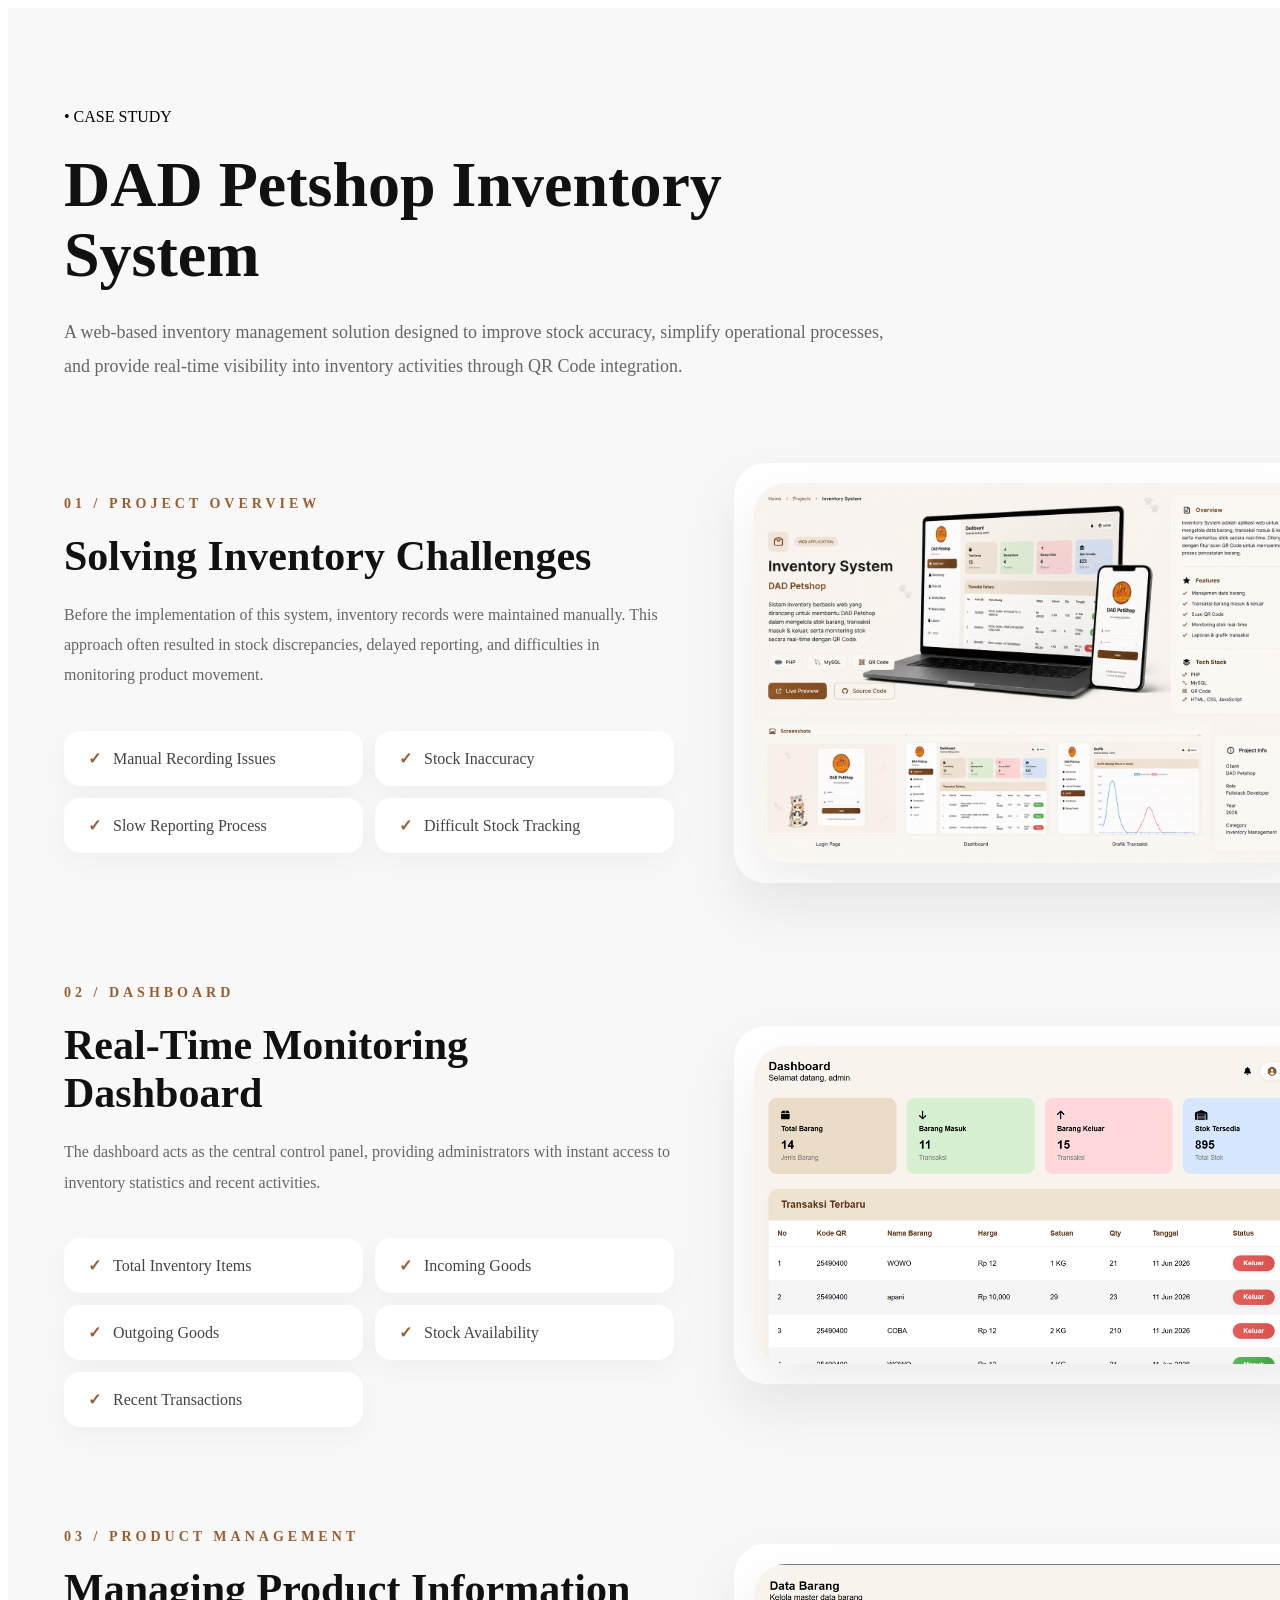
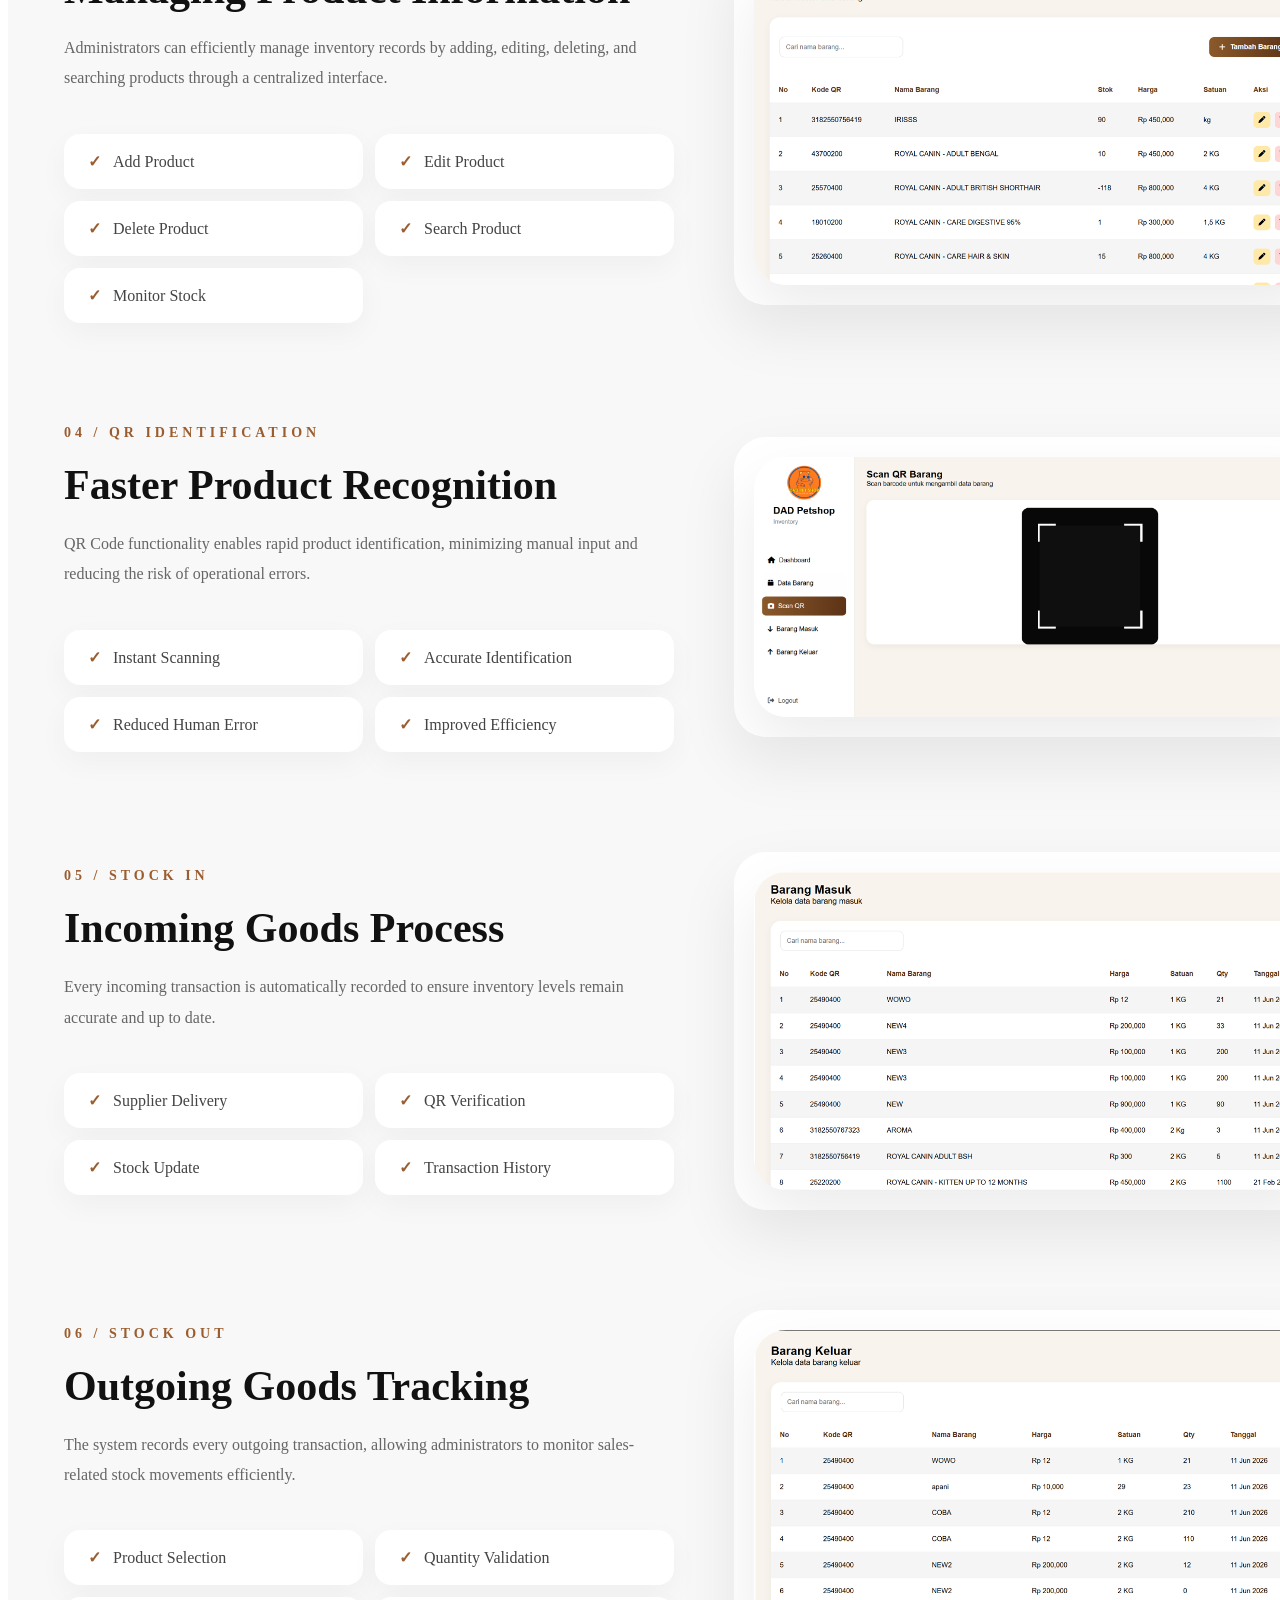
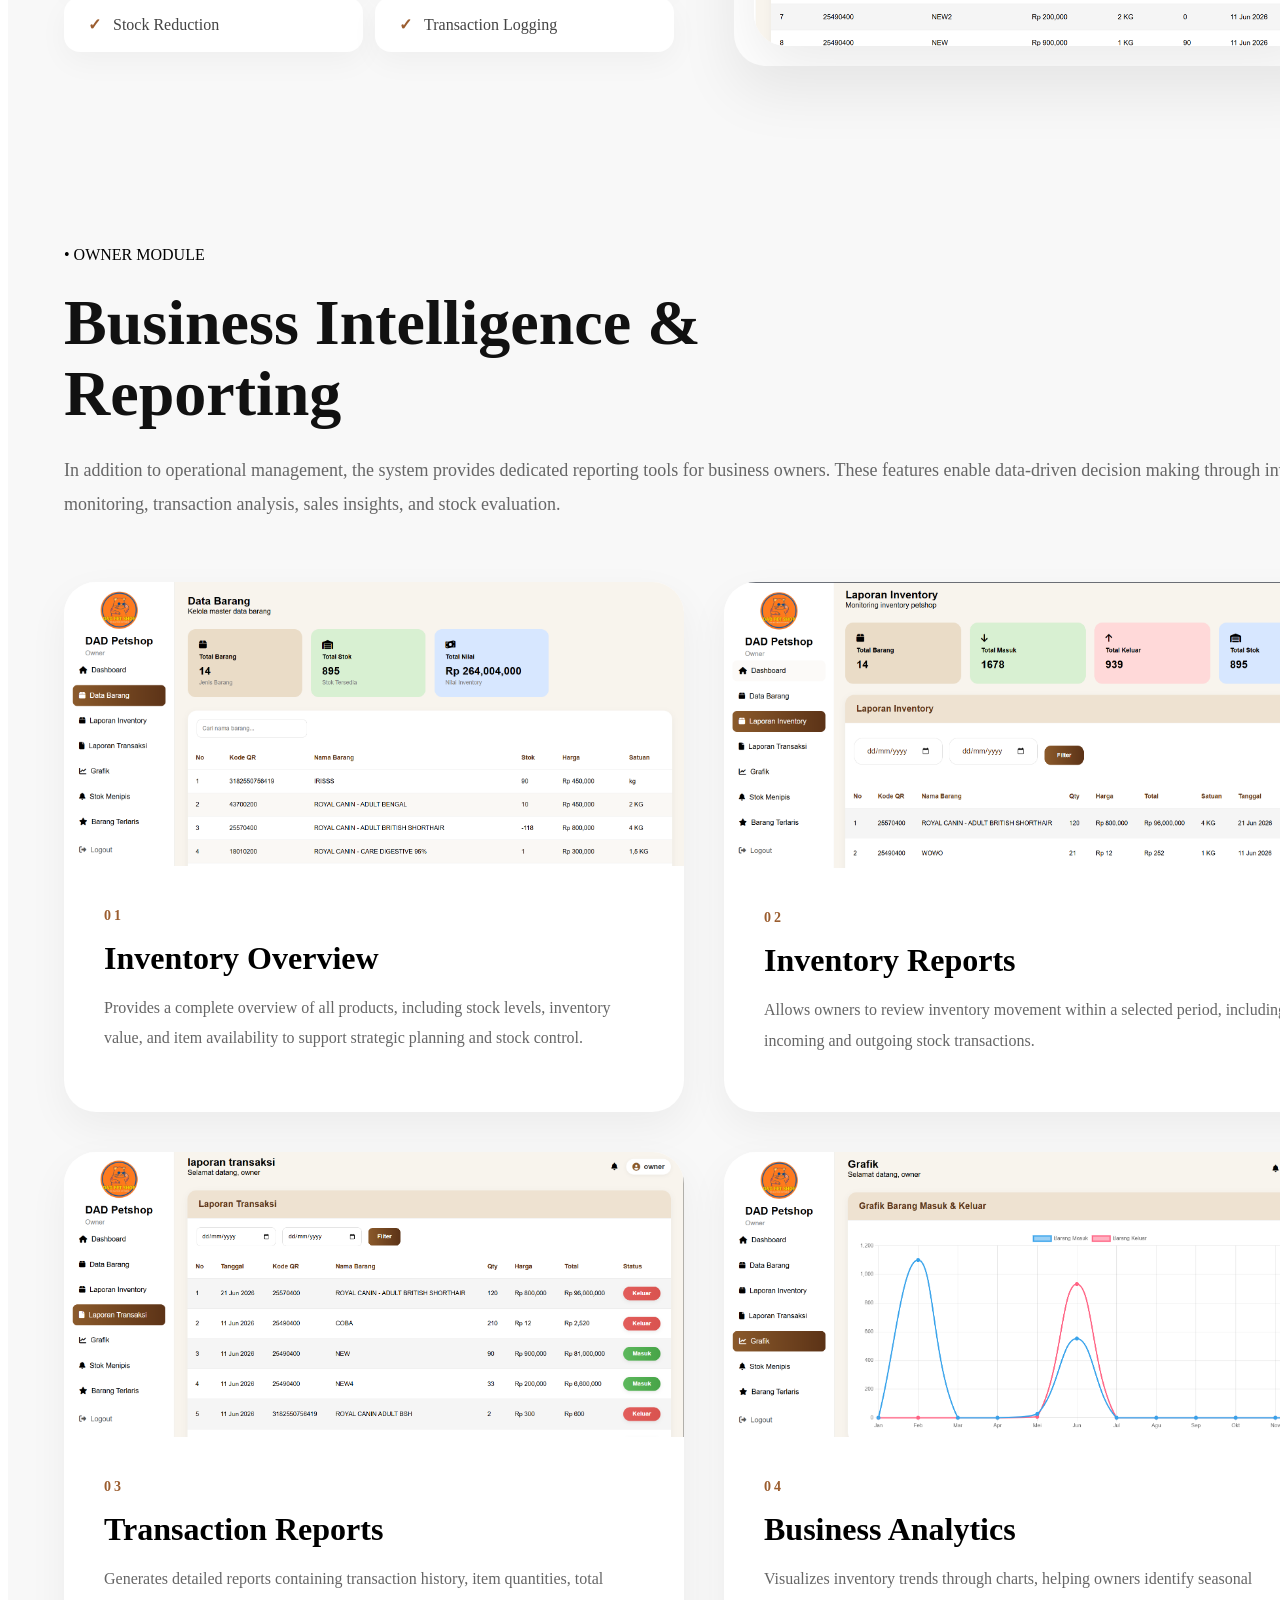
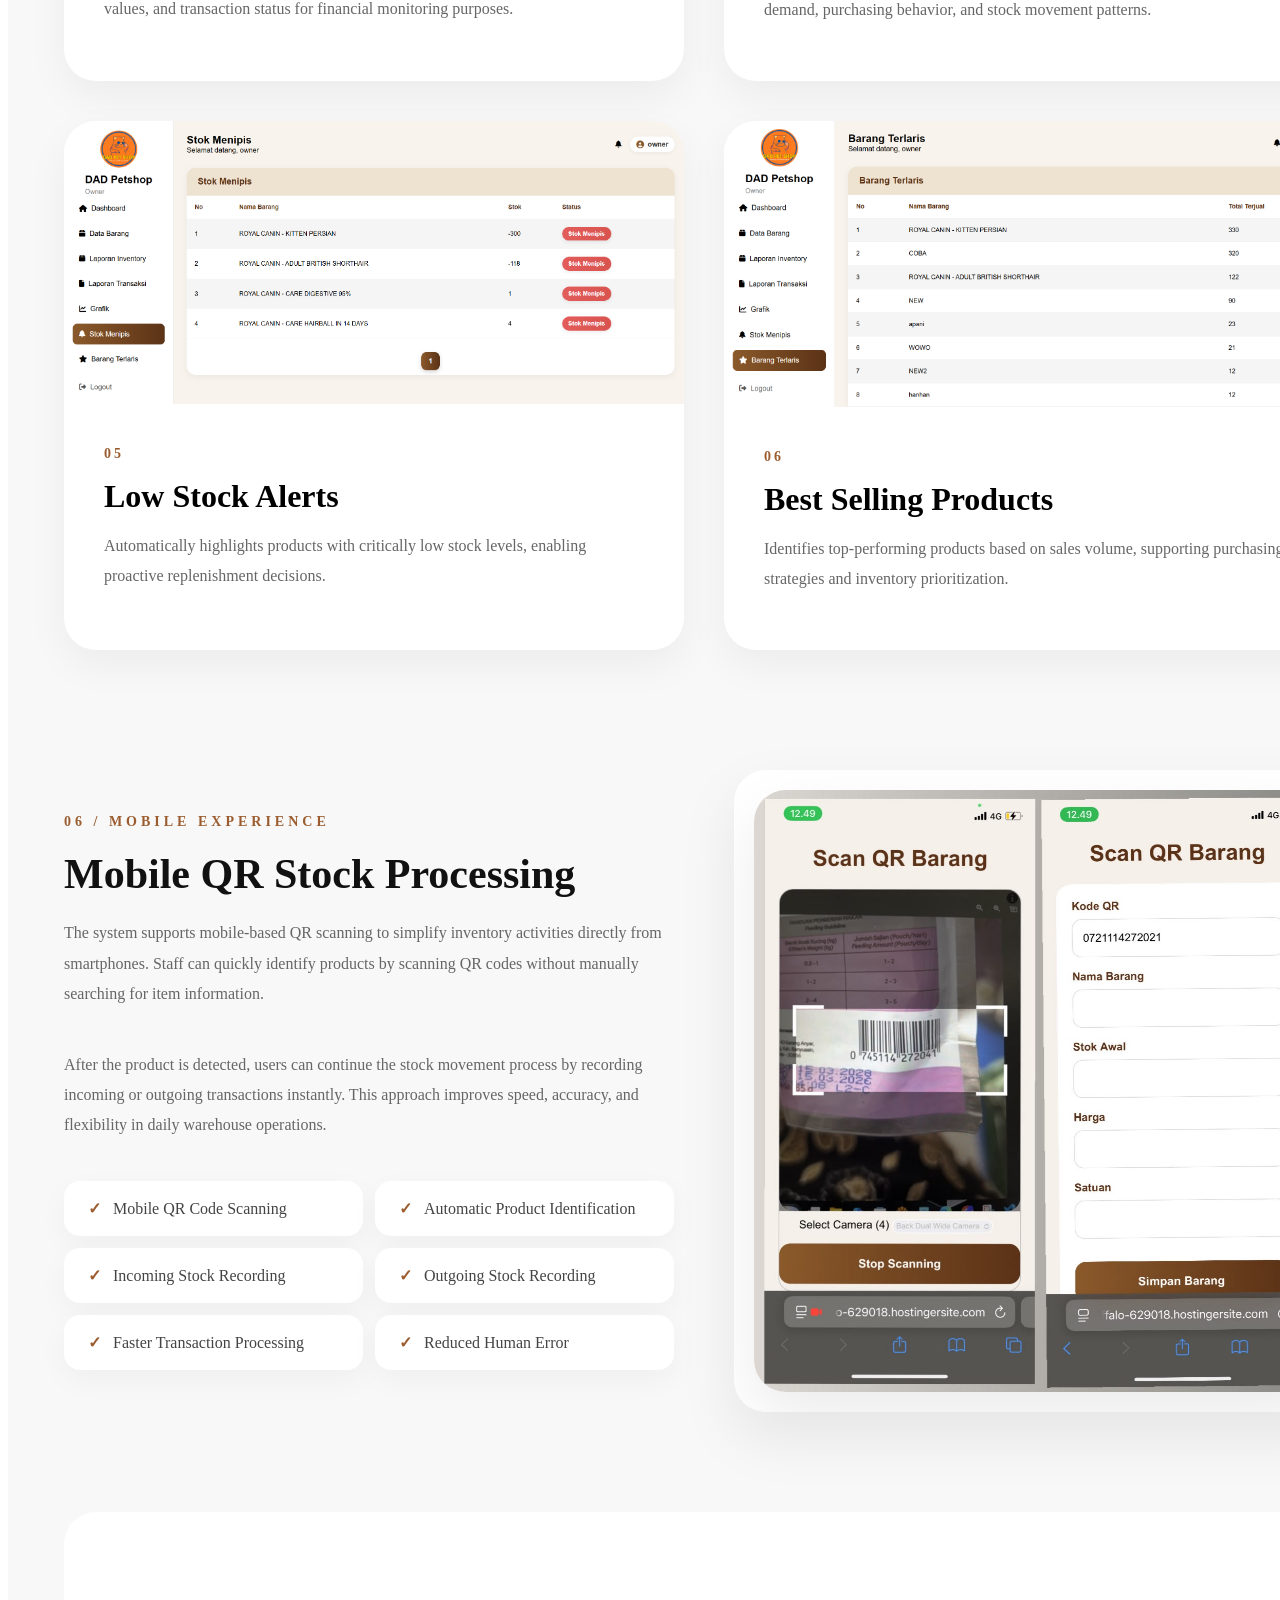
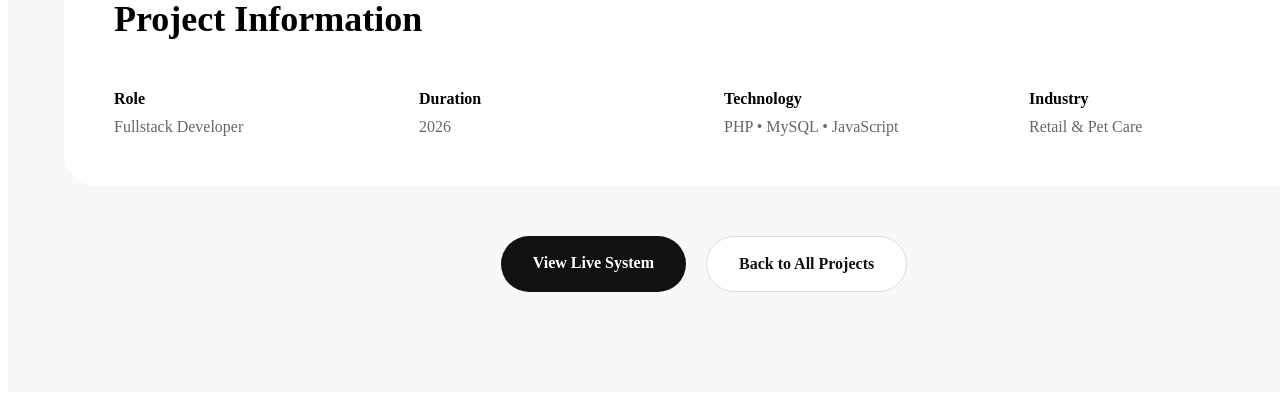
<file: projects/inventory-system.html>
<!DOCTYPE html>
<html lang="en">
<head>
    <meta charset="UTF-8">
    <meta name="viewport" content="width=device-width, initial-scale=1.0">
    <title>Document</title>
    <style>

        .container{
    width:min(1400px, calc(100% - 120px));
    margin:auto;
}
.case-study-section{
    padding:100px 0;
    background:#f8f8f8;
}

.case-header{
    max-width:850px;
    margin-bottom:80px;
}

.case-title{
    font-size:clamp(42px,5vw,72px);
    font-weight:700;
    line-height:1.1;
    margin:24px 0;
    color:#111;
}

.case-subtitle{
    font-size:18px;
    line-height:1.9;
    color:#666;
}

.feature-row{
    display:grid;
    grid-template-columns:1fr 1fr;
    gap:60px;
    align-items:center;
    margin-bottom:100px;
}

.feature-image{
    border-radius:32px;
    overflow:hidden;
    background:#fff;
    padding:20px;
    box-shadow:0 25px 60px rgba(0,0,0,.08);
}

.feature-image img{
    width:100%;
    height:auto;
    object-fit:contain;
    display:block;
}

.feature-row.reverse .feature-image{
    order:2;
}

.feature-row.reverse .feature-content{
    order:1;
}

.feature-image{
    overflow:hidden;
    border-radius:32px;
}

.feature-image img{
    width:100%;
    display:block;
    border-radius:32px;
    transition:.6s ease;
    box-shadow:0 25px 60px rgba(0,0,0,.08);
}

.feature-image:hover img{
    transform:scale(1.03);
}

.feature-number{
    font-size:14px;
    letter-spacing:4px;
    color:#9b5d2f;
    font-weight:600;
}

.feature-content h3{
    font-size:42px;
    margin:20px 0;
    color:#111;
}

.feature-content p{
    color:#666;
    line-height:1.9;
    margin-bottom:40px;
}

.feature-list{
    display:grid;
    grid-template-columns:repeat(2,1fr);
    gap:12px;
}

.feature-list div{
    background:#fff;
    padding:18px 24px;
    border-radius:16px;
    box-shadow:0 10px 30px rgba(0,0,0,.04);
    color:#444;
    font-weight:500;
}

.feature-list div::before{
    content:"✓";
    color:#9b5d2f;
    margin-right:12px;
    font-weight:700;
}

.project-info{
    margin-top:60px;
    padding:50px;
    background:#fff;
    border-radius:32px;
}

.project-info h3{
    font-size:36px;
    margin-bottom:50px;
}

.info-grid{
    display:grid;
    grid-template-columns:repeat(4,1fr);
    gap:40px;
}

.info-grid strong{
    display:block;
    margin-bottom:10px;
}

.info-grid span{
    color:#666;
}

.project-actions{
    display:flex;
    justify-content:center;
    gap:20px;
    margin-top:50px;
}

.btn-primary,
.btn-secondary{
    padding:18px 32px;
    border-radius:999px;
    text-decoration:none;
    font-weight:600;
}

.btn-primary{
    background:#111;
    color:#fff;
}

.btn-secondary{
    background:#fff;
    color:#111;
    border:1px solid #ddd;
}

.owner-section{
    padding:80px 0 120px;
}

.owner-grid{
    display:grid;
    grid-template-columns:repeat(2,1fr);
    gap:40px;
    margin-top:60px;
}

.owner-card{
    background:#fff;
    border-radius:32px;
    overflow:hidden;
    box-shadow:0 15px 40px rgba(0,0,0,.05);
    transition:.4s;
}

.owner-card:hover{
    transform:translateY(-10px);
}

.owner-card img{
    width:100%;
    display:block;
}

.owner-content{
    padding:40px;
}

.owner-content span{
    color:#9b5d2f;
    font-size:14px;
    letter-spacing:3px;
    font-weight:600;
}

.owner-content h3{
    margin:16px 0;
    font-size:32px;
}

.owner-content p{
    color:#666;
    line-height:1.9;
}

@media(max-width:992px){

    .owner-grid{
        grid-template-columns:1fr;
    }

    .info-grid{
        grid-template-columns:1fr 1fr;
    }

    .project-actions{
        flex-direction:column;
    }

    .feature-row,
    .feature-row.reverse{
        grid-template-columns:1fr;
        gap:50px;
    }

    .feature-row.reverse .feature-image,
    .feature-row.reverse .feature-content{
        order:unset;
    }

    .feature-content h3{
        font-size:32px;
    }

    .feature-list{
        grid-template-columns:1fr;
    }
}
/* =========================
   OWNER MODULE - MOBILE
========================= */

@media (max-width: 992px){

    .owner-section{
        padding: 60px 0 80px;
    }

    .owner-grid{
        grid-template-columns: 1fr;
        gap: 32px;
        margin-top: 40px;
    }

    .owner-card{
        border-radius: 24px;
    }

    .owner-card img{
        width: 100%;
        height: auto;
        display: block;
        object-fit: contain;
    }

    .owner-content{
        padding: 28px;
    }

    .owner-content span{
        font-size: 12px;
        letter-spacing: 2px;
    }

    .owner-content h3{
        font-size: 28px;
        line-height: 1.2;
        margin: 12px 0 16px;
    }

    .owner-content p{
        font-size: 15px;
        line-height: 1.8;
    }

}

@media (max-width: 768px){

    .owner-section{
        padding: 50px 0 70px;
    }

    .owner-grid{
        gap: 24px;
    }

    .owner-card{
        border-radius: 20px;
    }

    .owner-content{
        padding: 24px;
    }

    .owner-content h3{
        font-size: 24px;
    }

    .owner-content p{
        font-size: 14px;
    }

}

@media (max-width: 576px){

    .owner-section{
        padding: 40px 0 60px;
    }

    .owner-grid{
        gap: 20px;
        margin-top: 32px;
    }

    .owner-card{
        border-radius: 18px;
    }

    .owner-card img{
        border-radius: 18px 18px 0 0;
    }

    .owner-content{
        padding: 20px;
    }

    .owner-content span{
        font-size: 11px;
        letter-spacing: 1.5px;
    }

    .owner-content h3{
        font-size: 22px;
        margin: 10px 0 14px;
    }

    .owner-content p{
        font-size: 14px;
        line-height: 1.7;
    }

}

html,
body{
    overflow-x: hidden;
    width: 100%;
}

.container{
    width: 100%;
    max-width: 1360px;
    margin: 0 auto;
    padding: 0 56px;
}
.case-study-section{
    padding: 100px 0;
}

.project-overview{
    display: grid;
    grid-template-columns: 1.1fr 0.9fr;
    gap: 50px; /* sebelumnya 80–120px */
    align-items: center;
}

.case-title{
    max-width: 900px;
}

.project-description{
    max-width: 750px;
}

.owner-section,
.owner-grid,
.owner-card,
.owner-content{
    width: 100%;
    box-sizing: border-box;
}
.mobile-gallery{
    display:flex;
    gap:24px;
    justify-content:center;
    align-items:flex-start;
    flex-wrap:wrap;
}

.mobile-gallery img{
    width:250px;
    border-radius:32px;
    box-shadow:0 25px 60px rgba(0,0,0,.12);
    transition:.4s;
}

.mobile-gallery img:hover{
    transform:translateY(-10px);
}

@media(max-width:768px){

    .mobile-gallery{
        gap:20px;
    }

    .mobile-gallery img{
        width:100%;
        max-width:280px;
    }

}
    </style>
</head>
<body>
<body>

<section class="case-study-section">

    <div class="container">

        <div class="case-header">

            <span class="section-tag">
                • CASE STUDY
            </span>

            <h1 class="case-title">
                DAD Petshop Inventory System
            </h1>

            <p class="case-subtitle">
                A web-based inventory management solution designed
                to improve stock accuracy, simplify operational
                processes, and provide real-time visibility into
                inventory activities through QR Code integration.
            </p>

        </div>


        <!-- OVERVIEW -->
        <div class="feature-row">

            <div class="feature-content">

                <span class="feature-number">
                    01 / PROJECT OVERVIEW
                </span>

                <h3>
                    Solving Inventory Challenges
                </h3>

                <p>
                    Before the implementation of this system,
                    inventory records were maintained manually.
                    This approach often resulted in stock
                    discrepancies, delayed reporting, and
                    difficulties in monitoring product movement.
                </p>

                <div class="feature-list">

                    <div>Manual Recording Issues</div>

                    <div>Stock Inaccuracy</div>

                    <div>Slow Reporting Process</div>

                    <div>Difficult Stock Tracking</div>

                </div>

            </div>

            <div class="feature-image">

             <img src="../projectimg/inventory-system.jpg"
                     alt="Project Overview">

            </div>

        </div>


        <!-- DASHBOARD -->
        <div class="feature-row reverse">

            <div class="feature-content">

                <span class="feature-number">
                    02 / DASHBOARD
                </span>

                <h3>
                    Real-Time Monitoring Dashboard
                </h3>

                <p>
                    The dashboard acts as the central control
                    panel, providing administrators with instant
                    access to inventory statistics and recent
                    activities.
                </p>

                <div class="feature-list">

                    <div>Total Inventory Items</div>

                    <div>Incoming Goods</div>

                    <div>Outgoing Goods</div>

                    <div>Stock Availability</div>

                    <div>Recent Transactions</div>

                </div>

            </div>

            <div class="feature-image">

              <img src="../projectimg/dashboard-petshop.jpg"
                     alt="Dashboard">

            </div>

        </div>


        <!-- DATA BARANG -->
        <div class="feature-row">

            <div class="feature-content">

                <span class="feature-number">
                    03 / PRODUCT MANAGEMENT
                </span>

                <h3>
                    Managing Product Information
                </h3>

                <p>
                    Administrators can efficiently manage
                    inventory records by adding, editing,
                    deleting, and searching products through
                    a centralized interface.
                </p>

                <div class="feature-list">

                    <div>Add Product</div>

                    <div>Edit Product</div>

                    <div>Delete Product</div>

                    <div>Search Product</div>

                    <div>Monitor Stock</div>

                </div>

            </div>

            <div class="feature-image">

              <img src="../projectimg/data-barang.jpg"
                     alt="Data Barang">

            </div>

        </div>


        <!-- QR -->
        <div class="feature-row reverse">

            <div class="feature-content">

                <span class="feature-number">
                    04 / QR IDENTIFICATION
                </span>

                <h3>
                    Faster Product Recognition
                </h3>

                <p>
                    QR Code functionality enables rapid product
                    identification, minimizing manual input and
                    reducing the risk of operational errors.
                </p>

                <div class="feature-list">

                    <div>Instant Scanning</div>

                    <div>Accurate Identification</div>

                    <div>Reduced Human Error</div>

                    <div>Improved Efficiency</div>

                </div>

            </div>

            <div class="feature-image">

        <img src="../projectimg/scan-qr.jpg"
                     alt="Scan QR">

            </div>

        </div>


        <!-- BARANG MASUK -->
        <div class="feature-row">

            <div class="feature-content">

                <span class="feature-number">
                    05 / STOCK IN
                </span>

                <h3>
                    Incoming Goods Process
                </h3>

                <p>
                    Every incoming transaction is automatically
                    recorded to ensure inventory levels remain
                    accurate and up to date.
                </p>

                <div class="feature-list">

                    <div>Supplier Delivery</div>

                    <div>QR Verification</div>

                    <div>Stock Update</div>

                    <div>Transaction History</div>

                </div>

            </div>

            <div class="feature-image">

           <img src="../projectimg/barang-masuk.jpg"
                     alt="Barang Masuk">

            </div>

        </div>


        <!-- BARANG KELUAR -->
        <div class="feature-row reverse">

            <div class="feature-content">

                <span class="feature-number">
                    06 / STOCK OUT
                </span>

                <h3>
                    Outgoing Goods Tracking
                </h3>

                <p>
                    The system records every outgoing transaction,
                    allowing administrators to monitor sales-related
                    stock movements efficiently.
                </p>

                <div class="feature-list">

                    <div>Product Selection</div>

                    <div>Quantity Validation</div>

                    <div>Stock Reduction</div>

                    <div>Transaction Logging</div>

                </div>

            </div>

            <div class="feature-image">
 <img src="../projectimg/barang-keluar.jpg"
                     alt="Barang Keluar">

            </div>

        </div>

<!-- OWNER MODULE -->
<section class="owner-section">

        <span class="section-tag">
            • OWNER MODULE
        </span>

        <h2 class="case-title">
            Business Intelligence & Reporting
        </h2>

        <p class="case-subtitle">
            In addition to operational management, the system provides
            dedicated reporting tools for business owners. These features
            enable data-driven decision making through inventory monitoring,
            transaction analysis, sales insights, and stock evaluation.
        </p>

        <div class="owner-grid">

            <!-- DATA BARANG -->
            <div class="owner-card">

                <img src="../projectimg/owndash.jpg"
                     alt="Owner Data Barang">

                <div class="owner-content">

                    <span>01</span>

                    <h3>Inventory Overview</h3>

                    <p>
                        Provides a complete overview of all products,
                        including stock levels, inventory value,
                        and item availability to support strategic
                        planning and stock control.
                    </p>

                </div>

            </div>

            <!-- LAPORAN INVENTORY -->
            <div class="owner-card">

                <img src="../projectimg/lapinvent.jpg"
                     alt="Laporan Inventory">

                <div class="owner-content">

                    <span>02</span>

                    <h3>Inventory Reports</h3>

                    <p>
                        Allows owners to review inventory movement
                        within a selected period, including incoming
                        and outgoing stock transactions.
                    </p>

                </div>

            </div>

            <!-- LAPORAN TRANSAKSI -->
            <div class="owner-card">

                <img src="../projectimg/laptrans.jpg"
                     alt="Laporan Transaksi">

                <div class="owner-content">

                    <span>03</span>

                    <h3>Transaction Reports</h3>

                    <p>
                        Generates detailed reports containing
                        transaction history, item quantities,
                        total values, and transaction status
                        for financial monitoring purposes.
                    </p>

                </div>

            </div>

            <!-- GRAFIK -->
            <div class="owner-card">

                <img src="../projectimg/grafik.jpg"
                     alt="Grafik">

                <div class="owner-content">

                    <span>04</span>

                    <h3>Business Analytics</h3>

                    <p>
                        Visualizes inventory trends through charts,
                        helping owners identify seasonal demand,
                        purchasing behavior, and stock movement patterns.
                    </p>

                </div>

            </div>

            <!-- STOK MENIPIS -->
            <div class="owner-card">

                <img src="../projectimg/stockmen.jpg"
                     alt="Stok Menipis">

                <div class="owner-content">

                    <span>05</span>

                    <h3>Low Stock Alerts</h3>

                    <p>
                        Automatically highlights products with
                        critically low stock levels, enabling
                        proactive replenishment decisions.
                    </p>

                </div>

            </div>

            <!-- BARANG TERLARIS -->
            <div class="owner-card">

                <img src="../projectimg/barangterlar.jpg"
                     alt="Barang Terlaris">

                <div class="owner-content">

                    <span>06</span>

                    <h3>Best Selling Products</h3>

                    <p>
                        Identifies top-performing products based
                        on sales volume, supporting purchasing
                        strategies and inventory prioritization.
                    </p>

                </div>

            </div>

        </div>

</section>
  
<!-- MOBILE QR EXPERIENCE -->
<div class="feature-row reverse">

    <div class="feature-image mobile-preview">

       <img src="../projectimg/scan-mobile.jpg"
             alt="Mobile QR Scanner">

    </div>

    <div class="feature-content">

        <span class="feature-number">
            06 / MOBILE EXPERIENCE
        </span>

        <h3>
            Mobile QR Stock Processing
        </h3>

        <p>
            The system supports mobile-based QR scanning to simplify
            inventory activities directly from smartphones. Staff can
            quickly identify products by scanning QR codes without
            manually searching for item information.
        </p>

        <p>
            After the product is detected, users can continue the
            stock movement process by recording incoming or outgoing
            transactions instantly. This approach improves speed,
            accuracy, and flexibility in daily warehouse operations.
        </p>

        <div class="feature-list">

            <div>Mobile QR Code Scanning</div>

            <div>Automatic Product Identification</div>

            <div>Incoming Stock Recording</div>

            <div>Outgoing Stock Recording</div>

            <div>Faster Transaction Processing</div>

            <div>Reduced Human Error</div>

        </div>

    </div>

</div>

        <!-- PROJECT INFO -->
        <div class="project-info">

            <h3>
                Project Information
            </h3>

            <div class="info-grid">

                <div>

                    <strong>Role</strong>

                    <span>Fullstack Developer</span>

                </div>

                <div>

                    <strong>Duration</strong>

                    <span>2026</span>

                </div>

                <div>

                    <strong>Technology</strong>

                    <span>PHP • MySQL • JavaScript</span>

                </div>

                <div>

                    <strong>Industry</strong>

                    <span>Retail & Pet Care</span>

                </div>

            </div>

        </div>

    

        <!-- BUTTON -->
        <div class="project-actions">

            <a href="https://steelblue-buffalo-629018.hostingersite.com/"
               class="btn-primary">

                View Live System

            </a>

            <a href="../projects.html"
               class="btn-secondary">

                Back to All Projects

            </a>

        </div>

    </div>

</section>

</body>
</body>
</html>
</file>
<file: assets/css/style.css>
* {
    margin: 0;
    padding: 0;
    box-sizing: border-box;
}

body {
    font-family: 'Poppins', sans-serif;
    color: #111;
    overflow-x: hidden;
    min-height: 100vh;

    background:
        radial-gradient(
            circle at top,
            #f2f2f0 0%,
            #ddddda 40%,
            #d4d4d1 100%
        );

    position: relative;
}

/* Texture tissue */
body::before {
    content: "";
    position: fixed;
    inset: 0;

    pointer-events: none;

    opacity: .04;

    background-image:
        repeating-radial-gradient(
            circle at center,
            rgba(0, 0, 0, .08) 0,
            rgba(0, 0, 0, .08) 1px,
            transparent 2px,
            transparent 6px
        );

    z-index: 0;
}

.navbar,
.hero {
    position: relative;
    z-index: 1;
}

/* NAVBAR */

.navbar {
    display: flex;
    justify-content: space-between;
    align-items: center;

    padding: 15px 7%;
}

.logo{
    text-decoration: none;
    color: inherit;
    display: inline-block;
}

.logo h1{
    margin: 0;
}

.logo h2 {
    font-size: 32px;
    letter-spacing: 2px;
}

.logo span {
    font-size: 11px;
    color: #666;
}

.navbar ul {
    display: flex;
    gap: 50px;
    list-style: none;
}

.navbar a {
    text-decoration: none;
    color: #111;
}

/* HERO */

.hero {
    min-height: calc(100vh - 100px);

    display: grid;

    grid-template-columns: 1fr 420px 1fr;

    align-items: center;

    gap: 30px;

    padding: 0 5%;
}

.hero-left,
.hero-right {
    width: 100%;
    max-width: 380px;
}

.hero-right {
    justify-self: end;
}

.hero-right {
    overflow: visible;
}

.label {
    color: #777;

    font-size: 14px;

    letter-spacing: 3px;
}

.hero h1 {
    margin-top: 20px;

    font-size: clamp(4rem, 5vw, 5.5rem);

    line-height: .95;

    word-break: keep-all;
}

.hero-left h1 span {
  color: #111;
}

.hero-right h1 {
    color: #111;
}

.hero-right h1::first-line {
   color: #111;
}

.line {
    width: 60px;

    height: 4px;

    background: #111;

    margin: 30px 0;
}

.hero p {
    color: #555;

    line-height: 1.9;

    font-size: 18px;
}

.hero button {
    margin-top: 35px;

    padding: 16px 30px;

    border: 2px solid #111;

    background: transparent;

    color: #111;

    border-radius: 14px;

    cursor: pointer;

    font-weight: 600;

    transition: .3s;
}

.hero button:hover {
    background: #111;
    color: white;
}

.hero button:hover {
       background: #111;
    color: white;
}

/* FOTO */

.hero-center {
    position: relative;

    display: flex;

    justify-content: center;

    align-items: center;
}

/* Shadow di belakang foto */
.hero-center::before {
    content: "";

    position: absolute;

    width: 300px;
    height: 300px;

    border-radius: 50%;

    background:
        radial-gradient(
            circle,
            rgba(0,0,0,.12),
            transparent 70%
        );

    filter: blur(60px);

    z-index: 0;
}

/* Lingkaran */
.circle {
    position: absolute;

    width: 430px;
    height: 430px;

    border-radius: 50%;

 border: 1px solid rgba(0,0,0,.08);

    z-index: 0;
}

.hero-center img {
    width: 390px;
   margin-top: 30px;
    position: relative;

    z-index: 2;
}

.hero-right{
    padding-left: 20px;
}   

.vertical-line {
    position: absolute;

    width: 2px;

    height: 480px;

    background: rgba(0,0,0,.15);

    z-index: 1;
}

.scroll {
    position: absolute;

    bottom: -40px;

    font-size: 12px;

    letter-spacing: 3px;

    color: #777;

    z-index: 2;
}

.hero-left h1 span,
.hero-right h1,
.hero-right h1::first-line {
    color: #111;
}

/*js*/

.navbar {

    position: sticky;

    top: 0;

    z-index: 999;

    transition: .3s;
}

.navbar.scrolled {

    background: rgba(255, 255, 255, .7);

    backdrop-filter: blur(12px);

    box-shadow:
        0 10px 30px rgba(0, 0, 0, .05);
}

.reveal {

    opacity: 0;

    transform: translateY(40px);

    transition:
        opacity .8s ease,
        transform .8s ease;
}

.reveal.active {

    opacity: 1;

    transform: translateY(0);
}
.hero button,
.talk-btn {

    transition:
        .3s ease;
}
.scroll {

    transition: .3s;
}

.mobile-social{
    display:none;
}

.social-links {
    display: flex;
    align-items: center;
    gap: 30px;
}

.social-links a {
    color: #111;
    font-size: 28px;

    transition: .3s ease;
}

.social-links a:hover {
    transform: translateY(-4px);
    opacity: .7;
}

.nav-links{
    display:flex;
    gap:50px;
    list-style:none;
}

.nav-links a{
    text-decoration:none;
    color:#111;
    font-weight:500;
    position:relative;
    transition:.3s ease;
}

.nav-links a::after{
    content:'';
    position:absolute;
    left:0;
    bottom:-8px;
    width:0;
    height:2px;
    background:#111;
    transition:.3s ease;
}

.nav-links a:hover::after,
.nav-links a.active::after{
    width:100%;
}

.nav-links a:hover{
    opacity:.7;
}

.role-link{
    text-decoration:none;
    color:inherit;
    display:inline-block;
    transition:.3s ease;
}

.role-link:hover{
    transform:translateY(-5px);
}
.hero-left button,
.hero-left .explore-btn{
    margin-top:50px !important;
}
.explore-btn{
    display:inline-block;
    padding:15px 35px;
    background:#111;
    color:#fff;
    text-decoration:none;
    border-radius:50px;
    transition:.3s ease;
    font-weight:600;

}

.explore-btn:hover{
    transform:translateY(-3px);
}

.logo{
    display:flex;
    align-items:center;
    height:auto;
}

.logo img{
    width:65px;
    height:auto;
    display:block;
}

.logo img:hover {
    opacity: .8;
}

.hamburger{

    display:none;

    flex-direction:column;

    gap:5px;

    cursor:pointer;
}

.hamburger span{

    width:28px;

    height:3px;

    background:#111;

    border-radius:20px;

    transition:.3s;
}
/* =====================================
   TABLET
===================================== */

@media (max-width:1024px){

    .hero{

        grid-template-columns:1fr;

        text-align:center;

        gap:40px;

        padding:40px 5%;
    }

    .hero-left,
    .hero-right{

        max-width:700px;

        margin:auto;
    }

    .hero-center{

        order:-1;

        margin:0;
    }

    .hero h1{

        font-size:4.5rem;
    }

    .hero-center img{

        width:320px;
    }

    .circle{

        width:350px;
        height:350px;
    }

    .vertical-line{

        display:none;
    }

}

/* =====================================
   MOBILE
===================================== */
/* =====================================
   MOBILE
===================================== */

@media (max-width:768px){

    /* NAVBAR */

    .navbar{
        display:flex;
        justify-content:space-between;
        align-items:center;
        padding:15px 20px;
        position:relative;
    }

    .logo img{
        width:60px;
        height:auto;
    }

    /* HAMBURGER */

    .hamburger{
        display:flex;
        flex-direction:column;
        gap:5px;
        cursor:pointer;
        z-index:1001;
    }

    .hamburger span{
        width:28px;
        height:3px;
        background:#111;
        border-radius:20px;
    }

    /* MENU */

    .nav-links{
        position:absolute;
        top:100%;
        left:0;
        width:100%;
        background:#ececea;

        display:flex;
        flex-direction:column;
        align-items:center;

        gap:25px;
        padding:30px 0;

        transform:translateY(-150%);
        opacity:0;
        visibility:hidden;

        transition:.4s ease;
        z-index:999;
    }

    .nav-links.active{
        transform:translateY(0);
        opacity:1;
        visibility:visible;
    }

    .social-links{
        display:none;
    }

    .mobile-social{
        display:flex !important;
        justify-content:center;
        align-items:center;
        gap:30px;
        margin-top:25px;
        padding-top:25px;
        border-top:1px solid rgba(0,0,0,.1);
        width:100%;
    }

    .mobile-social a{
        font-size:28px;
        color:#111;
    }

    /* HERO */

    .hero{
        display:flex;
        flex-direction:column;
        text-align:center;
        gap:25px;
        padding:20px 20px 50px;
    }

    .hero-left,
    .hero-right{
        max-width:100%;
    }

    .hero-center{
        order:-1;
    }

    .hero-center img{
        width:260px;
    }

    .circle{
        width:280px;
        height:280px;
    }

    .hero h1{
        font-size:2.8rem;
        line-height:.95;
    }

    .hero p{
        font-size:14px;
        line-height:1.8;
    }

    .label{
        font-size:11px;
        letter-spacing:2px;
    }

    .explore-btn,
    .hero button{
        width:220px;
        margin:auto;
    }

    .scroll{
        display:none;
    }

    .line{
        margin:18px auto;
    }

    /* PROJECTS */

    .projects-section{
        padding:60px 20px;
    }

    .section-header{
        gap:15px;
        margin-bottom:40px;
    }

    .section-line{
        width:50px;
    }

    .section-header span{
        font-size:12px;
        letter-spacing:4px;
        text-align:center;
    }

    .projects-grid{
    grid-template-columns:1fr !important;
    gap:25px;
}

.project-card{
    width:100%;
    max-width:380px;
    margin:0 auto;
}

.project-image{
    height:220px;
}

.project-content h3{
    font-size:32px;
}

.tech{
    font-size:15px;
}

    .project-card{
        border-radius:25px;
    }

    .project-image{
        height:180px;
        padding:12px;
    }

    .project-image img{
        width:100%;
        height:100%;
        object-fit:cover;
        border-radius:12px;
    }

    .project-content{
        padding:20px;
    }

    .project-content h3{
        font-size:24px;
        line-height:1.2;
        margin-bottom:8px;
    }

    .tech{
        font-size:13px;
        line-height:1.6;
    }

    .project-arrow{
        font-size:40px;
        right:18px;
    }

      .hero{
        padding-bottom:20px !important;
        gap:15px;
    }

    .projects-section{
        padding-top:20px !important;
    }

    .section-header{
        margin-bottom:25px !important;
    }

    
    /* FOOTER */

  .footer{
        margin-top:60px;
        padding:110px 20px 40px;
        position:relative;
        background:#ececea;
        border-top:1px solid rgba(0,0,0,.08);
    }

    .back-top{
        position:absolute;
        top:-18px;
        left:50%;
        transform:translateX(-50%);

        width:60px;
        height:60px;

        border-radius:50%;
        background:#ececea;
        border:1px solid rgba(0,0,0,.12);

        display:flex;
        align-items:center;
        justify-content:center;

        text-decoration:none;
        color:#b0b0b0;
        font-size:18px;

        z-index:10;

        box-shadow:
        0 8px 20px rgba(0,0,0,.05);
    }

    .footer-content{
        display:flex;
        justify-content:center;
        align-items:center;
        text-align:center;

        padding:0;
        margin:0;
    }

    .footer-content p{
        margin:0;
        width:100%;

        text-align:center;

        color:#8a8a8a;
        font-size:15px;
        font-weight:400;
    }

    .footer-links{
        display:none !important;
    }
}

.hero-left,
.hero-right{
    text-align:center;
}

.label{
    display:block;
    text-align:center;
    margin-bottom:15px;

    font-size:11px;
    letter-spacing:4px;

    color:#888;
}

.hero h1{

    font-size:3.5rem;

    line-height:.9;

    margin:0 auto 15px;
}

.hero p{

    max-width:320px;

    margin:0 auto;

    line-height:1.8;

    color:#666;
}

/* =========================
   PROJECTS
========================= */

.projects-section{

      padding: 60px 4%;
}

.section-header{

    display:flex;

    align-items:center;

    justify-content:center;

    gap:30px;

    margin-bottom:70px;
}

.section-header span{

    font-size:14px;

    letter-spacing:5px;

    color:#666;
}

.section-line{

    width:180px;

    height:1px;

    background:rgba(0,0,0,.15);
}

.projects-grid{

    display:grid;

    grid-template-columns:repeat(3,1fr);

    gap:30px;
}

.project-card{

    background:rgba(255,255,255,.35);

    backdrop-filter:blur(10px);

    border:1px solid rgba(0,0,0,.06);

    border-radius:30px;

    overflow:hidden;

    transition:.35s ease;
}

.project-card:hover{

    transform:translateY(-10px);
}

.project-image{

    height:240px;

    overflow:hidden;
}

.project-image img{

    width:100%;

    height:100%;

    object-fit:cover;
}

.project-content{

    position:relative;

    padding:30px;
}

.project-content h3{

    font-size:19px;

    font-weight:400;

    color:#444;

    line-height:1.2;

    margin-bottom:6px;
}

.tech{

    font-size:13px;

    color:#8f8f8f;

    font-weight:400;

    letter-spacing:.3px;
}

.project-arrow{

    position:absolute;

    right:25px;

    top:50%;

    transform:translateY(-50%);

    font-size:70px;

    color:#d9d9d9;

    font-weight:300;

    transition:.3s ease;
}

.project-card:hover .project-arrow{

    color:#999;

    transform:
        translateY(-50%)
        translateX(8px);
}

.project-card{

    display:block;

    text-decoration:none;

    color:inherit;

    overflow:hidden;

    border-radius:30px;

    transition:.3s ease;
}

.project-card:hover{

    transform:translateY(-8px);
}

.project-image{

    padding:20px;

    background:#f3f3f3;
}

.project-image img{

    border:1px solid #dcdcdc;

    border-radius:10px;
}
/* =====================================
   SMALL MOBILE
===================================== */

@media (max-width:480px){

    .hero{

        gap:20px;
    }

    .hero-center img{

        width:240px;
    }

    .circle{

        width:250px;

        height:250px;
    }

    .hero h1{

        font-size:2.6rem;
    }

    .hero p{

        font-size:14px;
    }

    .logo img{

        width:55px;
    }
}

/* =====================================
   HAMBURGER ANIMATION
===================================== */

.hamburger.active span:nth-child(1){

    transform:rotate(45deg) translateY(11px);
}

.hamburger.active span:nth-child(2){

    opacity:0;
}

.hamburger.active span:nth-child(3){

    transform:rotate(-45deg) translateY(-11px);
}

.role-modal{
    display:none;
}
/* =========================
   FOOTER
========================= */
.footer{

    position:relative;

    padding:10px 7%;

    margin-top:40px;

    background:#ececea;

    border-top:1px solid rgba(0,0,0,.08);
}
.back-top{

    position:absolute;

    top:-38px;

    left:50%;

    transform:translateX(-50%);

    width:76px;

    height:76px;

    border-radius:50%;

    background:#ececea;

    border:1px solid rgba(0,0,0,.12);

    display:flex;

    align-items:center;

    justify-content:center;

    text-decoration:none;

    color:#b0b0b0;

    font-size:24px;

    transition:.3s;

    box-shadow:
    0 8px 20px rgba(0,0,0,.05);
}

.back-top:hover{

    transform:translateX(-50%) translateY(-5px);

    color:#111;
}

.footer-content{
    max-width:1400px;

    margin:auto;

    display:flex;

    justify-content:space-between;

    align-items:center;

    min-height:40px;
}

.footer-content p{

    color:#8a8a8a;

    font-size:18px;

    margin:0;
}

.footer-links{

    display:flex;

    gap:45px;
}

.footer-links a{

    text-decoration:none;

    color:#8a8a8a;

    font-size:18px;

    transition:.3s;
}

.footer-links a:hover{

    color:#111;
}

@media (max-width:768px){

 .footer{
    padding:70px 20px 25px !important;
    margin-top:40px !important;
}

    .footer-content{
        display:flex !important;
        justify-content:center !important;
        align-items:center !important;
        text-align:center !important;

        min-height:auto !important;
        max-width:none !important;
    }

    .footer-content p{
        width:100%;
        text-align:center;
        margin:0;
         font-size:14px;
    }

    .footer-links{
        display:none !important;
    }

    .back-top{
          width:55px;
    height:55px;
    top:-22px;
        font-size:18px;
    }

     .projects-section{
        padding-bottom:20px !important;
    }

    .projects-grid{
        margin-bottom:0 !important;
    }

    .footer{
        margin-top:10px !important;
    }
   .explore-btn{
        display:none !important;
    }
}
</file>
<file: assets/css/about.css>
* {
        margin: 0;
        padding: 0;
        box-sizing: border-box;
    }

    body {
        font-family: 'Poppins', sans-serif;
        color: #111;
        overflow-x: hidden;
        min-height: 100vh;

        background:
            radial-gradient(
                circle at top,
                #f2f2f0 0%,
                #ddddda 40%,
                #d4d4d1 100%
            );

        position: relative;
    }

    /* Texture tissue */
    body::before {
        content: "";
        position: fixed;
        inset: 0;

        pointer-events: none;

        opacity: .04;

        background-image:
            repeating-radial-gradient(
                circle at center,
                rgba(0, 0, 0, .08) 0,
                rgba(0, 0, 0, .08) 1px,
                transparent 2px,
                transparent 6px
            );

        z-index: 0;
    }

    .navbar,
    .hero {
        position: relative;
        z-index: 1;
    }

    /* NAVBAR */

    .navbar {
        display: flex;
        justify-content: space-between;
        align-items: center;

        padding: 15px 7%;
    }

    .logo{
        text-decoration: none;
        color: inherit;
        display: inline-block;
    }
    .navbar ul {
        display: flex;
        gap: 50px;
        list-style: none;
    }

    .navbar a {
        text-decoration: none;
        color: #111;
    }

    /*js*/

    .navbar {

        position: sticky;

        top: 0;

        z-index: 999;

        transition: .3s;
    }

    .navbar.scrolled {

        background: rgba(255, 255, 255, .7);

        backdrop-filter: blur(12px);

        box-shadow:
            0 10px 30px rgba(0, 0, 0, .05);
    }

    .mobile-social{
        display:none;
    }

    .social-links {
        display: flex;
        align-items: center;
        gap: 30px;
    }

    .social-links a {
        color: #111;
        font-size: 28px;

        transition: .3s ease;
    }

    .social-links a:hover {
        transform: translateY(-4px);
        opacity: .7;
    }

    .nav-links{
        display:flex;
        gap:50px;
        list-style:none;
    }

    .nav-links a{
        text-decoration:none;
        color:#111;
        font-weight:500;
        position:relative;
        transition:.3s ease;
    }

    .nav-links a::after{
        content:'';
        position:absolute;
        left:0;
        bottom:-8px;
        width:0;
        height:2px;
        background:#111;
        transition:.3s ease;
    }

    .nav-links a:hover::after,
    .nav-links a.active::after{
        width:100%;
    }

    .nav-links a:hover{
        opacity:.7;
    }

    .logo{
        display:flex;
        align-items:center;
        height:auto;
    }

    .logo img{
        width:65px;
        height:auto;
        display:block;
    }

    .logo img:hover {
        opacity: .8;
    }

    .hamburger{

        display:none;

        flex-direction:column;

        gap:5px;

        cursor:pointer;
    }

    .hamburger span{

        width:28px;

        height:3px;

        background:#111;

        border-radius:20px;

        transition:.3s;
    }


    .about-section{
        width:min(1400px,90%);
        margin:auto;
        padding:60px 0 80px;
    }

    .about-grid{
        display:grid;
        grid-template-columns:1fr 1fr;

        align-items:center;

        gap:80px;

        padding-bottom:35px;

        border-bottom:1px solid rgba(0,0,0,.08);
    }

    .about-text h1{
        font-size:clamp(5rem,10vw,8rem);

        line-height:.85;

        margin-bottom:30px;
    }

    .intro{
        font-size:2rem;

        color:#666;

        margin-bottom:40px;
    }

    .about-text p{
        font-size:1.2rem;

        line-height:1.9;

        color:#555;

        margin-bottom:25px;
    }

    .about-image{

        display:flex;

        justify-content:center;

        align-items:flex-start;

        height:480px;

        overflow:hidden;
    }

    .about-image img{

        width:100%;

        max-width:600px;

        display:block;
    }

    .memory-gallery{
        display:grid;

        grid-template-columns:repeat(6,1fr);

        gap:25px;

        margin-top:15px;
    }

    .memory-gallery img{
        width:100%;

        aspect-ratio:1;

        object-fit:cover;

        border-radius:20px;

        transition:.3s;
    }

    .memory-gallery img:hover{
        transform:translateY(-8px);
    }

    /*footer*/
    .footer{

        position:relative;

        padding:10px 7%;

        margin-top:-40px;

        background:#ececea;

        border-top:1px solid rgba(0,0,0,.08);
    }
    .back-top{

        position:absolute;

        top:-38px;

        left:50%;

        transform:translateX(-50%);

        width:76px;

        height:76px;

        border-radius:50%;

        background:#ececea;

        border:1px solid rgba(0,0,0,.12);

        display:flex;

        align-items:center;

        justify-content:center;

        text-decoration:none;

        color:#b0b0b0;

        font-size:24px;

        transition:.3s;

        box-shadow:
        0 8px 20px rgba(0,0,0,.05);
    }

    .back-top:hover{

        transform:translateX(-50%) translateY(-5px);

        color:#111;
    }

    .footer-content{
        max-width:1400px;

        margin:auto;

        display:flex;

        justify-content:space-between;

        align-items:center;

        min-height:40px;
    }

    .footer-content p{

        color:#8a8a8a;

        font-size:18px;

        margin:0;
    }

    .footer-links{

        display:flex;

        gap:45px;
    }

    .footer-links a{

        text-decoration:none;

        color:#8a8a8a;

        font-size:18px;

        transition:.3s;
    }

    .footer-links a:hover{

        color:#111;
    }

    /*grafik*/

  .expertise-section{
    background:#f7f7f7;

    border-top:1px solid #e5e5e5;

    padding:90px 0 120px;

    margin-top:-30px;
}
    .expertise-grid{
        width:min(1400px,90%);
        margin:auto;

        display:grid;
        grid-template-columns:1fr auto 1fr;

        align-items:center;

        gap:100px;
    }

    .expertise-left h2,
    .expertise-right h2{
        font-size:4rem;

        font-weight:300;

        margin-bottom:50px;
    }

    .expertise-left ul,
    .expertise-right ul{
        list-style:none;
    }

    .expertise-left li,
    .expertise-right li{
        font-size:1.1rem;

        color:#555;

        margin-bottom:40px;
    }

    .expertise-center{
        display:flex;

        justify-content:center;

        align-items:center;
    }

    .expertise-center img{
        width:420px;

        max-width:100%;

        display:block;

        filter:drop-shadow(
            0 20px 35px rgba(0,0,0,.08)
        );
    }

    @media (max-width:768px){

        /* NAVBAR */

        .navbar{
            display:flex;
            justify-content:space-between;
            align-items:center;
            padding:15px 20px;
            position:relative;
        }

        .logo img{
            width:60px;
            height:auto;
        }

        /* HAMBURGER */

        .hamburger{
            display:flex;
            flex-direction:column;
            gap:5px;
            cursor:pointer;
            z-index:1001;
        }

        .hamburger span{
            width:28px;
            height:3px;
            background:#111;
            border-radius:20px;
        }

        /* MENU */

        .nav-links{
            position:absolute;
            top:100%;
            left:0;
            width:100%;
            background:#ececea;

            display:flex;
            flex-direction:column;
            align-items:center;

            gap:25px;
            padding:30px 0;

            transform:translateY(-150%);
            opacity:0;
            visibility:hidden;

            transition:.4s ease;
            z-index:999;
        }

        .nav-links.active{
            transform:translateY(0);
            opacity:1;
            visibility:visible;
        }

        .social-links{
            display:none;
        }

        .mobile-social{
            display:flex !important;
            justify-content:center;
            align-items:center;
            gap:30px;
            margin-top:25px;
            padding-top:25px;
            border-top:1px solid rgba(0,0,0,.1);
            width:100%;
        }

        .mobile-social a{
            font-size:28px;
            color:#111;
        }

        .about-section{
            width:90%;
            padding:40px 0 60px;
        }

        .about-grid{
            display:grid;
            grid-template-columns:1fr;
            gap:25px;

            padding-bottom:30px;
        }

        /* TEXT */
        .about-text{
            text-align:left;
        }

        .about-text h1{
            font-size:4.5rem;
            line-height:.9;
            margin-bottom:20px;
        }

        .intro{
            font-size:1rem;
            margin-bottom:20px;
        }

        .about-text p{
            font-size:.95rem;
            line-height:1.8;
            margin-bottom:15px;
        }

        /* FOTO */
    .about-image{
        height:280px;
        overflow:hidden;

        display:flex;
        justify-content:center;
    }

    .about-image img{
        width:100%;
        max-width:330px;

        transform:translateY(0) !important;
    }

        /* GALERI */
        .memory-gallery{
            grid-template-columns:repeat(2,1fr);

            gap:12px;

            margin-top:25px;
        }

        .memory-gallery img{
            border-radius:15px;
        }
    
    }


    @media (max-width:768px){

        .footer{
            padding:70px 20px 25px !important;
            margin-top:10px !important;

            border-top:none !important;
            box-shadow:none !important;

            background:#ececea;
        }

        .footer-content{
            display:flex !important;
            justify-content:center !important;
            align-items:center !important;
            text-align:center !important;

            min-height:auto !important;
            max-width:none !important;
        }

        .footer-content p{
            width:100%;
            text-align:center;
            margin:0;
            font-size:14px;
        }

        .footer-links{
            display:none !important;
        }

        .back-top{
            width:55px;
            height:55px;
            top:-22px;
            font-size:18px;

            box-shadow:none !important;
        }

        .projects-section{
            padding-bottom:20px !important;
        }

        .projects-grid{
            margin-bottom:0 !important;
        }

        .explore-btn{
            display:none !important;
        }

        /* EXPERTISE */
        .expertise-section{
            padding:60px 0 !important;

            margin-top:-20px !important;

            border:none !important;
            box-shadow:none !important;

            background:#fff !important;
        }

        .expertise-grid{
            grid-template-columns:1fr;

            gap:40px;

            text-align:center;
        }

        .expertise-left h2,
        .expertise-right h2{
            font-size:2.5rem;

            margin-bottom:25px;
        }

        .expertise-left li,
        .expertise-right li{
            font-size:1rem;

            margin-bottom:20px;
        }

        .expertise-center{
            order:-1;
        }

        .expertise-center img{
            width:260px;
        }
.expertise-section{
    background:#f7f7f7 !important;

    padding-bottom:120px !important;

    margin-bottom:-80px !important;
}
    }
</file>
<file: assets/css/certificates.css>
* {
    margin: 0;
    padding: 0;
    box-sizing: border-box;
}

body {
    font-family: 'Poppins', sans-serif;
    color: #111;
    overflow-x: hidden;
    min-height: 100vh;

    background:
        radial-gradient(
            circle at top,
            #f2f2f0 0%,
            #ddddda 40%,
            #d4d4d1 100%
        );

    position: relative;
}

/* Texture tissue */
body::before {
    content: "";
    position: fixed;
    inset: 0;

    pointer-events: none;

    opacity: .04;

    background-image:
        repeating-radial-gradient(
            circle at center,
            rgba(0, 0, 0, .08) 0,
            rgba(0, 0, 0, .08) 1px,
            transparent 2px,
            transparent 6px
        );

    z-index: 0;
}

.navbar,
.hero {
    position: relative;
    z-index: 1;
}

/* NAVBAR */

.navbar {
    display: flex;
    justify-content: space-between;
    align-items: center;

    padding: 15px 7%;
}

.logo{
    text-decoration: none;
    color: inherit;
    display: inline-block;
}
.navbar ul {
    display: flex;
    gap: 50px;
    list-style: none;
}

.navbar a {
    text-decoration: none;
    color: #111;
}

/*js*/

.navbar {

    position: sticky;

    top: 0;

    z-index: 999;

    transition: .3s;
}

.navbar.scrolled {

    background: rgba(255, 255, 255, .7);

    backdrop-filter: blur(12px);

    box-shadow:
        0 10px 30px rgba(0, 0, 0, .05);
}

.mobile-social{
    display:none;
}

.social-links {
    display: flex;
    align-items: center;
    gap: 30px;
}

.social-links a {
    color: #111;
    font-size: 28px;

    transition: .3s ease;
}

.social-links a:hover {
    transform: translateY(-4px);
    opacity: .7;
}

.nav-links{
    display:flex;
    gap:50px;
    list-style:none;
}

.nav-links a{
    text-decoration:none;
    color:#111;
    font-weight:500;
    position:relative;
    transition:.3s ease;
}

.nav-links a::after{
    content:'';
    position:absolute;
    left:0;
    bottom:-8px;
    width:0;
    height:2px;
    background:#111;
    transition:.3s ease;
}

.nav-links a:hover::after,
.nav-links a.active::after{
    width:100%;
}

.nav-links a:hover{
    opacity:.7;
}

.logo{
    display:flex;
    align-items:center;
    height:auto;
}

.logo img{
    width:65px;
    height:auto;
    display:block;
}

.logo img:hover {
    opacity: .8;
}

.hamburger{

    display:none;

    flex-direction:column;

    gap:5px;

    cursor:pointer;
}

.hamburger span{

    width:28px;

    height:3px;

    background:#111;

    border-radius:20px;

    transition:.3s;
}

/* =====================================
   MOBILE
===================================== */

@media (max-width:768px){

    /* NAVBAR */

    .navbar{
        display:flex;
        justify-content:space-between;
        align-items:center;
        padding:15px 20px;
        position:relative;
    }

    .logo img{
        width:60px;
        height:auto;
    }

    /* HAMBURGER */

    .hamburger{
        display:flex;
        flex-direction:column;
        gap:5px;
        cursor:pointer;
        z-index:1001;
    }

    .hamburger span{
        width:28px;
        height:3px;
        background:#111;
        border-radius:20px;
    }

    /* MENU */

    .nav-links{
        position:absolute;
        top:100%;
        left:0;
        width:100%;
        background:#ececea;

        display:flex;
        flex-direction:column;
        align-items:center;

        gap:25px;
        padding:30px 0;

        transform:translateY(-150%);
        opacity:0;
        visibility:hidden;

        transition:.4s ease;
        z-index:999;
    }

    .nav-links.active{
        transform:translateY(0);
        opacity:1;
        visibility:visible;
    }

    .social-links{
        display:none;
    }

    .mobile-social{
        display:flex !important;
        justify-content:center;
        align-items:center;
        gap:30px;
        margin-top:25px;
        padding-top:25px;
        border-top:1px solid rgba(0,0,0,.1);
        width:100%;
    }

    .mobile-social a{
        font-size:28px;
        color:#111;
    }

    .certificates-section{
        padding: 40px 0 20px;
    }

    .section-tag{
        text-align: center;
        display: block;
        margin-bottom: 15px;
    }

    .cert-title{
        margin: 0 auto 40px;
        text-align: center;
        line-height: .9;
    }

    .cert-title span{
        font-size: 2.4rem !important;
    }

    .cert-track{
           height:420px !important;
    }

    .cert-card{
        width: 85vw !important;
        max-width: 320px;
    }

    /* hanya tampil kartu aktif */
    .cert-card.left,
    .cert-card.right,
    .cert-card.far-left,
    .cert-card.far-right{
        opacity: 0;
        pointer-events: none;
    }

    .cert-card.active{
        transform:
            translateX(-50%)
            scale(1);
    }

    .cert-card img{
        border-radius: 20px;
    }

    .caption{
        display: block;
        font-size: 18px;
        margin-top: 15px;
        text-align: center;
    }
    /* FOOTER */
    .footer{
        padding: 70px 20px 25px !important;
        margin-top: -60px !important;
    }

    .footer-content{
        display: flex !important;
        flex-direction: column;
        justify-content: center !important;
        align-items: center !important;

        gap: 15px;
        text-align: center !important;

        min-height: auto !important;
        max-width: none !important;
    }

    .footer-content p{
        width: 100%;
        margin: 0;
        text-align: center;

        font-size: 14px;
    }

    .footer-links{
        display: none !important;
    }

    .back-top{
        width: 55px;
        height: 55px;

        top: -22px;

        font-size: 18px;
    }

    /* CERTIFICATES */
    .certificates-section{
        padding: 110px 0 0;
    }

    .cert-title span{
        font-size: 2.8rem !important;
    }

    .cert-track{
           height:420px !important;
    }

    .cert-card{
        width: 280px !important;
    }

    .caption{
        margin-top: 15px;

        font-size: 20px;
    }

    /* CONTACT */
    .explore-btn{
        display: none !important;
    }

    .contact-hero{
        padding: 110px 0 50px;

        text-align: center;
    }

    .contact-hero h1{
        font-size: 2.8rem;
    }

    .contact-grid{
        grid-template-columns: 1fr;
    }

    .contact-card{
        padding: 25px;
    }

    .contact-cta{
        padding: 70px 0;
    }
}
.footer{
    margin-top:-60px !important;
    position:relative;
    z-index:10;
}

.cert-title{
    text-align:center;
    margin:20px auto 70px;
}

.cert-title span{
    display:inline-block;
    font-size:clamp(3rem,7vw,6rem);
    font-weight:800;
}

.title-top{
    transform:rotate(-2deg);
}

.title-bottom{
    transform:rotate(2deg);

    margin-left:20px;
}
/* =========================
   FOOTER
========================= */
.footer{

    position:relative;

    padding:10px 7%;

    margin-top:40px;

    background:#ececea;

    border-top:1px solid rgba(0,0,0,.08);
}
.back-top{

    position:absolute;

    top:-38px;

    left:50%;

    transform:translateX(-50%);

    width:76px;

    height:76px;

    border-radius:50%;

    background:#ececea;

    border:1px solid rgba(0,0,0,.12);

    display:flex;

    align-items:center;

    justify-content:center;

    text-decoration:none;

    color:#b0b0b0;

    font-size:24px;

    transition:.3s;

    box-shadow:
    0 8px 20px rgba(0,0,0,.05);
}

.back-top:hover{

    transform:translateX(-50%) translateY(-5px);

    color:#111;
}

.footer-content{
    max-width:1400px;

    margin:auto;

    display:flex;

    justify-content:space-between;

    align-items:center;

    min-height:40px;
}

.footer-content p{

    color:#8a8a8a;

    font-size:18px;

    margin:0;
}

.footer-links{

    display:flex;

    gap:45px;
}

.footer-links a{

    text-decoration:none;

    color:#8a8a8a;

    font-size:18px;

    transition:.3s;
}

.footer-links a:hover{

    color:#111;
}

/* important*/
.container{
    width:min(1400px,90%);
    margin:auto;
}

.contact-hero{
    padding:140px 0 80px;
}

.section-tag{
    display:block;
    font-size:12px;
    letter-spacing:3px;
    color:#777;
    margin-bottom:20px;
}

.contact-hero h1{
    font-size:clamp(4rem,5vw,5.5rem);
    line-height:.95;
    margin-bottom:25px;
    color:#111;
}

.contact-hero p{
    max-width:700px;
    color:#666;
    line-height:1.9;
}

.contact-grid-section{
    padding-bottom:100px;
}

.contact-grid{
    display:grid;
    grid-template-columns:repeat(2,1fr);
    gap:25px;
}

.contact-card{
    background:rgba(255,255,255,.35);
    backdrop-filter:blur(10px);

    border:1px solid rgba(0,0,0,.06);

    border-radius:30px;

    padding:35px;

    text-decoration:none;

    transition:.3s ease;
}

.contact-card:hover{
    transform:translateY(-8px);
}

.contact-card span{
    font-size:12px;
    letter-spacing:2px;
    color:#888;
}

.contact-card h3{
    margin:15px 0 10px;
    font-size:24px;
    font-weight:500;
    color:#444;
}

.contact-card p{
    color:#777;
}

.contact-cta{
    text-align:center;
    padding:100px 0;
}

.contact-cta h2{
    font-size:clamp(2.5rem,5vw,5rem);
    line-height:1;
    margin-bottom:20px;
}

.contact-cta p{
    max-width:650px;
    margin:auto;
    color:#666;
    line-height:1.8;
}


/* =========================
   CERTIFICATES
========================= */

.certificates-section{
   padding:50px 0 20px;
    overflow:hidden;
}

.container{
    width:min(1400px,90%);
    margin:auto;
}

.section-tag{
    font-size:13px;
    letter-spacing:3px;
    color:#666;
}

.certificates-section h1{
    font-size: 2rem;
    line-height: 1.1;
    font-weight: 600;
    text-align: center;
    margin: 10px auto 25px;
}

.cert-slider{
    position:relative;
}

.cert-track{
    position:relative;

    width:100%;
     height:450px;
}

.cert-card{
    position:absolute;

    left:50%;
    top:0;

    width:480px !important;
       transition:
        transform 2.8s cubic-bezier(.22,1,.36,1),
        opacity 2.8s ease;
    cursor:pointer;
}

.cert-card img{
    width:100%;

    border-radius:24px;

    display:block;

    box-shadow:
        0 15px 35px rgba(0,0,0,.08);
}

.caption{
    display:none;

    text-align:center;

    margin-top:18px;

    font-size:22px;

    font-weight:600;
}

/* ACTIVE */

.cert-card.active{

    transform:
        translateX(-50%)
        scale(1);

    z-index:5;

    opacity:1;
}

.cert-card.active .caption{
    display:block;
}

/* LEFT */

.cert-card.left{

    transform:
        translateX(-115%)
        scale(.72);

    opacity:.55;

    z-index:3;
}

/* RIGHT */

.cert-card.right{

    transform:
        translateX(15%)
        scale(.72);

    opacity:.55;

    z-index:3;
}

/* FAR LEFT */

.cert-card.far-left{

    transform:
        translateX(-165%)
        scale(.55);

    opacity:.25;

    z-index:1;
}

/* FAR RIGHT */

.cert-card.far-right{

    transform:
        translateX(65%)
        scale(.55);

    opacity:.25;

    z-index:1;
}
.cert-slider{

    cursor:grab;

    touch-action:none;
}

.cert-slider:active{

    cursor:grabbing;
}
/* BUTTONS */

.cert-btn{

    position:absolute;

    top:220px;

    width:70px;
    height:70px;

    border:none;

    border-radius:50%;

    background:#fff;

    cursor:pointer;

    font-size:24px;

    box-shadow:
        0 10px 30px rgba(0,0,0,.08);

    z-index:20;

    transition:.3s;
}

.cert-btn:hover{

    transform:scale(1.08);
}

.prev{
    left:0;
}

.next{
    right:0;
}

.cert-track{
    cursor: grab;
    user-select: none;
}

.cert-track:active{
    cursor: grabbing;
}   

.cert-slider{
    cursor: grab;
    touch-action: pan-y;
}

.cert-slider:active{
    cursor: grabbing;
}
/* MOBILE */
/* MOBILE */

@media(max-width:768px){

    .certificates-section{
        padding:80px 0 20px;
    }

    .certificates-section h1{
        margin-bottom:30px;
    }

    .cert-track{
            height:420px !important;
    }

    .cert-card{
        width:280px !important;
    }

    
.cert-card.left,
.cert-card.right,
.cert-card.far-left,
.cert-card.far-right{

    transform:
        translateX(-50%)
        scale(.85);

    opacity:0;

    pointer-events:none;
}

    .cert-card.far-left,
    .cert-card.far-right{
        display:none;
    }

    .caption{
        font-size:18px;
        margin-top:15px;
    }

    .footer{
        margin-top:-90px !important;
        padding:60px 20px 30px !important;
    }

}

/* CERTIFICATES WHITE SECTION */
.certificates-section{
    background:#f7f7f7 !important;

    position:relative;
    z-index:5;

    padding:80px 0 60px !important;

    border-top:1px solid #e5e5e5;

    box-shadow:none;
}
</file>
<file: assets/css/project.css>
* {
    margin: 0;
    padding: 0;
    box-sizing: border-box;
}

body {
    font-family: 'Poppins', sans-serif;
    color: #111;
    overflow-x: hidden;
    min-height: 100vh;

    background:
        radial-gradient(
            circle at top,
            #f2f2f0 0%,
            #ddddda 40%,
            #d4d4d1 100%
        );

    position: relative;
}

/* Texture tissue */
body::before {
    content: "";
    position: fixed;
    inset: 0;

    pointer-events: none;

    opacity: .04;

    background-image:
        repeating-radial-gradient(
            circle at center,
            rgba(0, 0, 0, .08) 0,
            rgba(0, 0, 0, .08) 1px,
            transparent 2px,
            transparent 6px
        );

    z-index: 0;
}

.navbar,
.hero {
    position: relative;
    z-index: 1;
}

/* NAVBAR */

.navbar {
    display: flex;
    justify-content: space-between;
    align-items: center;

    padding: 15px 7%;
}

.logo{
    text-decoration: none;
    color: inherit;
    display: inline-block;
}
.navbar ul {
    display: flex;
    gap: 50px;
    list-style: none;
}

.navbar a {
    text-decoration: none;
    color: #111;
}

/*js*/

.navbar {

    position: sticky;

    top: 0;

    z-index: 999;

    transition: .3s;
}

.navbar.scrolled {

    background: rgba(255, 255, 255, .7);

    backdrop-filter: blur(12px);

    box-shadow:
        0 10px 30px rgba(0, 0, 0, .05);
}

.mobile-social{
    display:none;
}

.social-links {
    display: flex;
    align-items: center;
    gap: 30px;
}

.social-links a {
    color: #111;
    font-size: 28px;

    transition: .3s ease;
}

.social-links a:hover {
    transform: translateY(-4px);
    opacity: .7;
}

.nav-links{
    display:flex;
    gap:50px;
    list-style:none;
}

.nav-links a{
    text-decoration:none;
    color:#111;
    font-weight:500;
    position:relative;
    transition:.3s ease;
}

.nav-links a::after{
    content:'';
    position:absolute;
    left:0;
    bottom:-8px;
    width:0;
    height:2px;
    background:#111;
    transition:.3s ease;
}

.nav-links a:hover::after,
.nav-links a.active::after{
    width:100%;
}

.nav-links a:hover{
    opacity:.7;
}

.logo{
    display:flex;
    align-items:center;
    height:auto;
}

.logo img{
    width:65px;
    height:auto;
    display:block;
}

.logo img:hover {
    opacity: .8;
}

.hamburger{

    display:none;

    flex-direction:column;

    gap:5px;

    cursor:pointer;
}

.hamburger span{

    width:28px;

    height:3px;

    background:#111;

    border-radius:20px;

    transition:.3s;
}


.footer{

    position:relative;

    padding:10px 7%;

    margin-top:40px;

    background:#ececea;

    border-top:1px solid rgba(0,0,0,.08);
}
.back-top{

    position:absolute;

    top:-38px;

    left:50%;

    transform:translateX(-50%);

    width:76px;

    height:76px;

    border-radius:50%;

    background:#ececea;

    border:1px solid rgba(0,0,0,.12);

    display:flex;

    align-items:center;

    justify-content:center;

    text-decoration:none;

    color:#b0b0b0;

    font-size:24px;

    transition:.3s;

    box-shadow:
    0 8px 20px rgba(0,0,0,.05);
}

.back-top:hover{

    transform:translateX(-50%) translateY(-5px);

    color:#111;
}

.footer-content{
    max-width:1400px;

    margin:auto;

    display:flex;

    justify-content:space-between;

    align-items:center;

    min-height:40px;
}

.footer-content p{

    color:#8a8a8a;

    font-size:18px;

    margin:0;
}

.footer-links{

    display:flex;

    gap:45px;
}

.footer-links a{

    text-decoration:none;

    color:#8a8a8a;

    font-size:18px;

    transition:.3s;
}

.footer-links a:hover{

    color:#111;
}

/* =========================
   PROJECTS HERO
========================= */

.projects-hero{
    padding:140px 8% 90px;
    background:#f7f7f7;
}

.container{
    max-width:1400px;
    margin:auto;
}

.section-tag{
    display:block;

    font-size:12px;

    font-weight:600;

    letter-spacing:3px;

    text-transform:uppercase;

    color:#777;

    margin-bottom:25px;
}

.projects-hero h1{
    font-size:clamp(60px,9vw,120px);

    line-height:.9;

    margin-bottom:30px;

    color:#111;
}

.projects-hero p{
    max-width:650px;

    color:#666;

    line-height:1.9;

    font-size:18px;

    margin-bottom:60px;
}

.hero-stats{
    display:flex;

    gap:80px;
}

.hero-stats h3{
    font-size:42px;

    color:#111;

    margin-bottom:8px;
}

.hero-stats span{
    color:#777;
}


/* =========================
   FEATURED PROJECT
========================= */

.featured-project{
    padding:80px 8%;

    background:#f7f7f7;

    border-top:1px solid #e5e5e5;
}

.featured-grid{
    display:grid;

    grid-template-columns:1fr 1.2fr;

    gap:70px;

    align-items:center;
}

.featured-content h2{
    font-size:clamp(42px,5vw,72px);

    line-height:1.05;

    margin-bottom:25px;
}

.featured-content p{
    color:#666;

    line-height:1.9;

    margin-bottom:40px;
}

.project-meta{
    display:grid;

    gap:25px;
}

.project-meta div{
    display:flex;

    flex-direction:column;

    gap:6px;
}

.project-meta strong{
    color:#111;
}

.project-meta span{
    color:#666;
}

.featured-image img{
    width:100%;

    border-radius:30px;

    box-shadow:
        0 20px 60px rgba(0,0,0,.08);

    transition:.4s ease;
}

.featured-image img:hover{
    transform:translateY(-10px);
}


/* =========================
   TIMELINE
========================= */

.timeline-section{
    padding:80px 8%;

    background:#f7f7f7;

    border-top:1px solid #e5e5e5;
}

.timeline{
    position:relative;

    max-width:900px;
}

.timeline::before{
    content:"";

    position:absolute;

    left:100px;

    top:0;

    width:2px;

    height:100%;

    background:#ddd;
}

.timeline-item{
    display:grid;

    grid-template-columns:120px 1fr;

    gap:60px;

    margin-bottom:60px;

    position:relative;
}

.timeline-item::after{
    content:"";

    position:absolute;

    left:94px;

    top:8px;

    width:14px;

    height:14px;

    border-radius:50%;

    background:#111;
}

.year{
    font-size:24px;

    font-weight:600;

    color:#111;
}

.timeline-content h3{
    font-size:28px;

    margin-bottom:10px;
}

.timeline-content p{
    color:#666;

    line-height:1.8;
}


/* =========================
   PROJECTS GRID
========================= */
.projects-grid{
    display:grid;

    grid-template-columns:
        repeat(auto-fit,minmax(420px,1fr));

    gap:35px;
}

.project-card{
    display:block;

    text-decoration:none;

    background:#fff;

    border-radius:36px;

    overflow:hidden;

    border:1px solid rgba(0,0,0,.05);

    transition:
        transform .35s ease,
        box-shadow .35s ease;
}

.project-card:hover{

    transform:translateY(-10px);

    box-shadow:
        0 25px 60px rgba(0,0,0,.08);
}

.project-image{
    padding:22px;
}

.project-image img{
    width:100%;

    aspect-ratio:16/9;

    object-fit:cover;

    border-radius:20px;

    display:block;
}

.project-content{
    padding:0 32px 32px;

    display:flex;

    justify-content:space-between;

    align-items:center;

    gap:20px;
}

.project-content h3{
    font-size:20px;

    color:#111;

    margin-bottom:8px;
}

.project-content p{
    color:#8a8a8a;

    font-size:15px;
}

.project-arrow{
    width:56px;

    height:56px;

    border-radius:50%;

    background:#f5f5f5;

    display:flex;

    align-items:center;

    justify-content:center;

    color:#c4c4c4;

    font-size:22px;

    transition:.3s ease;
}

.project-card:hover .project-arrow{

    background:#111;

    color:#fff;

    transform:translateX(4px);
}
.projects-grid-section{
    background:#f7f7f7;

    padding:80px 0 120px;

    margin-bottom:-60px;
}

.project-filters{
    display:flex;
    gap:15px;
    flex-wrap:wrap;
    margin:40px 0 50px;
}

.filter-btn{
    border:none;
    background:#fff;
    padding:14px 26px;
    border-radius:999px;
    cursor:pointer;
    font-family:inherit;
    transition:.3s;
}

.filter-btn.active,
.filter-btn:hover{
    background:#111;
    color:#fff;
}

.placeholder{
    min-height:420px;
    border:2px dashed rgba(0,0,0,.08);
    background:rgba(255,255,255,.4);
}

.placeholder::before{
    content:"Coming Soon";
    display:flex;
    justify-content:center;
    align-items:center;
    height:100%;
    color:#b0b0b0;
    font-size:20px;
}

.hidden-project{
    display:none;
}

.load-more-wrapper{
    text-align:center;
    margin-top:50px;
}

.load-more-btn{
    padding:16px 40px;
    border:none;
    border-radius:999px;
    background:#111;
    color:#fff;
    cursor:pointer;
    font-family:inherit;
    font-size:16px;
}

@media(max-width:768px){

    .projects-grid{

        grid-template-columns:1fr;

        gap:25px;
    }

    .project-card{

        border-radius:28px;
    }

    .project-image{

        padding:18px;
    }

    .project-content{

        padding:0 22px 22px;
    }

    .project-content h3{

        font-size:24px;
    }

    .project-content p{

        font-size:14px;
    }

    .project-arrow{

        width:48px;

        height:48px;

        font-size:18px;
    }

}

/* =========================
   RESPONSIVE
========================= */

@media(max-width:768px){

    .projects-hero{
        padding:110px 7% 70px;
    }

    .projects-hero h1{
        font-size:56px;
    }

    .projects-hero p{
        font-size:15px;

        margin-bottom:40px;
    }

    .hero-stats{
        flex-direction:column;

        gap:25px;
    }

    .hero-stats h3{
        font-size:32px;
    }

    .featured-project,
    .timeline-section,
    .projects-grid-section{
        padding:60px 7%;
    }

    .featured-grid{
        grid-template-columns:1fr;

        gap:40px;
    }

    .featured-content h2{
        font-size:38px;
    }

    .timeline::before{
        left:12px;
    }

    .timeline-item{
        grid-template-columns:1fr;

        gap:15px;

        padding-left:40px;
    }

    .timeline-item::after{
        left:6px;
    }

    .year{
        font-size:18px;
    }

    .timeline-content h3{
        font-size:22px;
    }

    .projects-grid{
        grid-template-columns:1fr;

        gap:25px;
    }

    .project-card img{
        height:200px;
    }

    .card-content{
        padding:22px;
    }

    .card-content h3{
        font-size:20px;
    }

}

@media (max-width:768px){

 .footer{
    padding:70px 20px 25px !important;
    margin-top:40px !important;
}

    .footer-content{
        display:flex !important;
        justify-content:center !important;
        align-items:center !important;
        text-align:center !important;

        min-height:auto !important;
        max-width:none !important;
    }

    .footer-content p{
        width:100%;
        text-align:center;
        margin:0;
         font-size:14px;
    }

    .footer-links{
        display:none !important;
    }

    .back-top{
          width:55px;
    height:55px;
    top:-22px;
        font-size:18px;
    }

     .projects-section{
        padding-bottom:20px !important;
    }

    .projects-grid{
        margin-bottom:0 !important;
    }

    .footer{
        margin-top:10px !important;
    }
   .explore-btn{
        display:none !important;
    }
}

@media (max-width:768px){

    /* NAVBAR */

    .navbar{
        display:flex;
        justify-content:space-between;
        align-items:center;
        padding:15px 20px;
        position:relative;
    }

    .logo img{
        width:60px;
        height:auto;
    }

    /* HAMBURGER */

    .hamburger{
        display:flex;
        flex-direction:column;
        gap:5px;
        cursor:pointer;
        z-index:1001;
    }

    .hamburger span{
        width:28px;
        height:3px;
        background:#111;
        border-radius:20px;
    }

    /* MENU */

    .nav-links{
        position:absolute;
        top:100%;
        left:0;
        width:100%;
        background:#ececea;

        display:flex;
        flex-direction:column;
        align-items:center;

        gap:25px;
        padding:30px 0;

        transform:translateY(-150%);
        opacity:0;
        visibility:hidden;

        transition:.4s ease;
        z-index:999;
    }

    .nav-links.active{
        transform:translateY(0);
        opacity:1;
        visibility:visible;
    }

    .social-links{
        display:none;
    }

    .mobile-social{
        display:flex !important;
        justify-content:center;
        align-items:center;
        gap:30px;
        margin-top:25px;
        padding-top:25px;
        border-top:1px solid rgba(0,0,0,.1);
        width:100%;
    }

    .mobile-social a{
        font-size:28px;
        color:#111;
    }
 .footer{
    padding:70px 20px 25px !important;
    margin-top:40px !important;
}

    .footer-content{
        display:flex !important;
        justify-content:center !important;
        align-items:center !important;
        text-align:center !important;

        min-height:auto !important;
        max-width:none !important;
    }

    .footer-content p{
        width:100%;
        text-align:center;
        margin:0;
         font-size:14px;
    }

    .footer-links{
        display:none !important;
    }

    .back-top{
          width:55px;
    height:55px;
    top:-22px;
        font-size:18px;
    }

     .projects-section{
        padding-bottom:20px !important;
    }

    .projects-grid{
        margin-bottom:0 !important;
    }

    .footer{
        margin-top:10px !important;
    }
   .explore-btn{
        display:none !important;
    }
}
</file>
